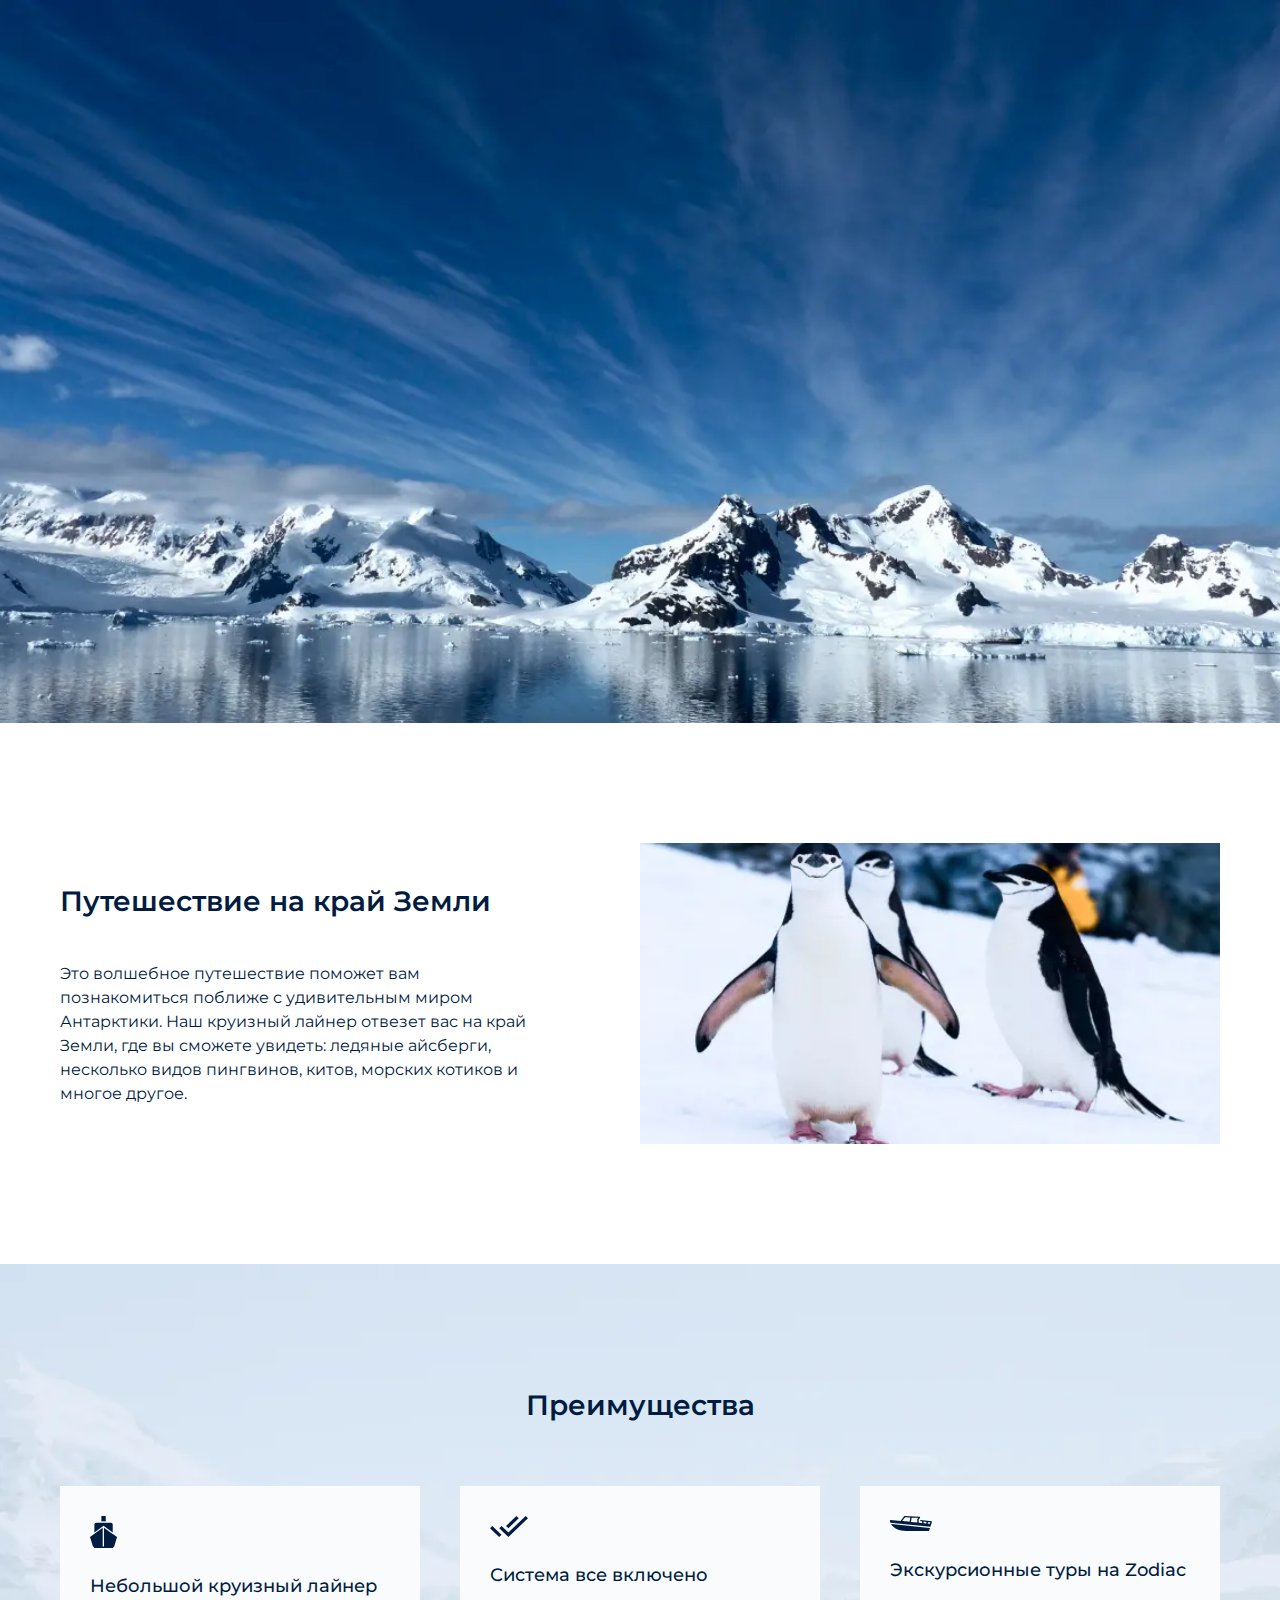
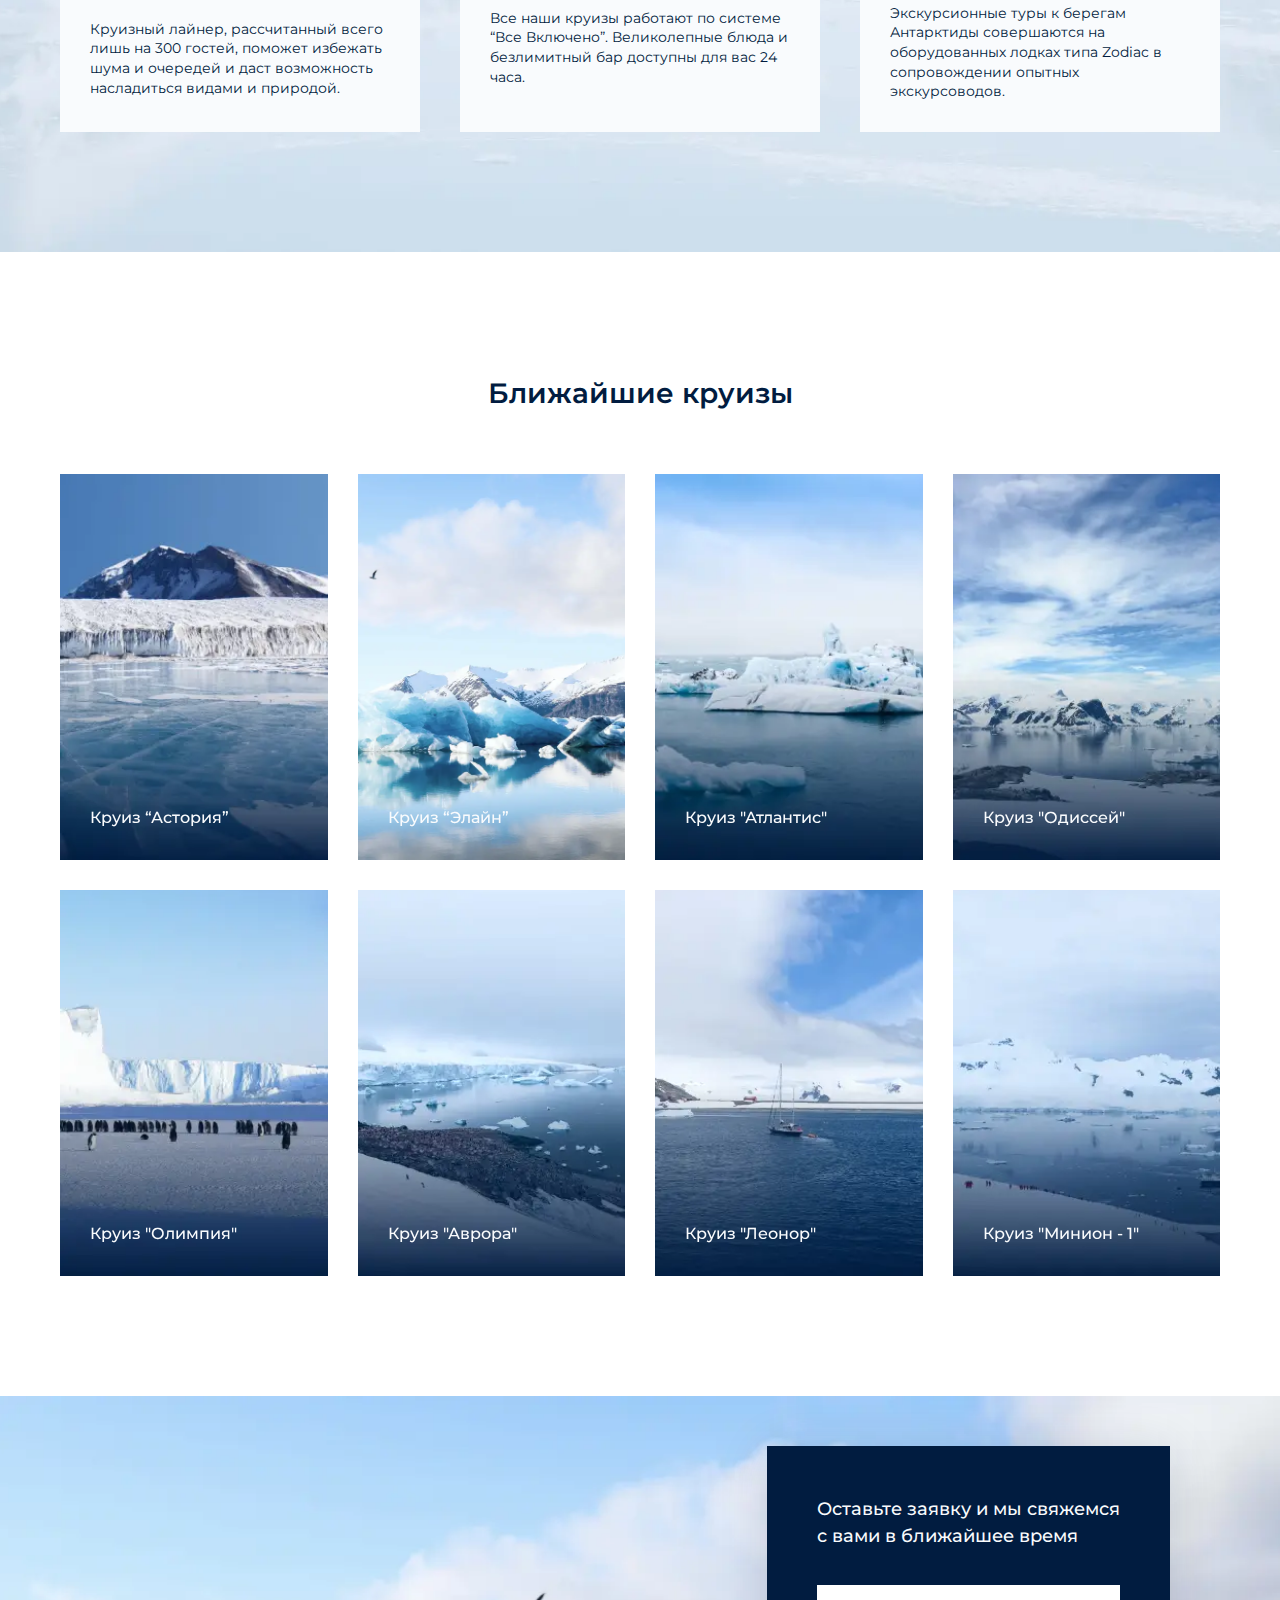
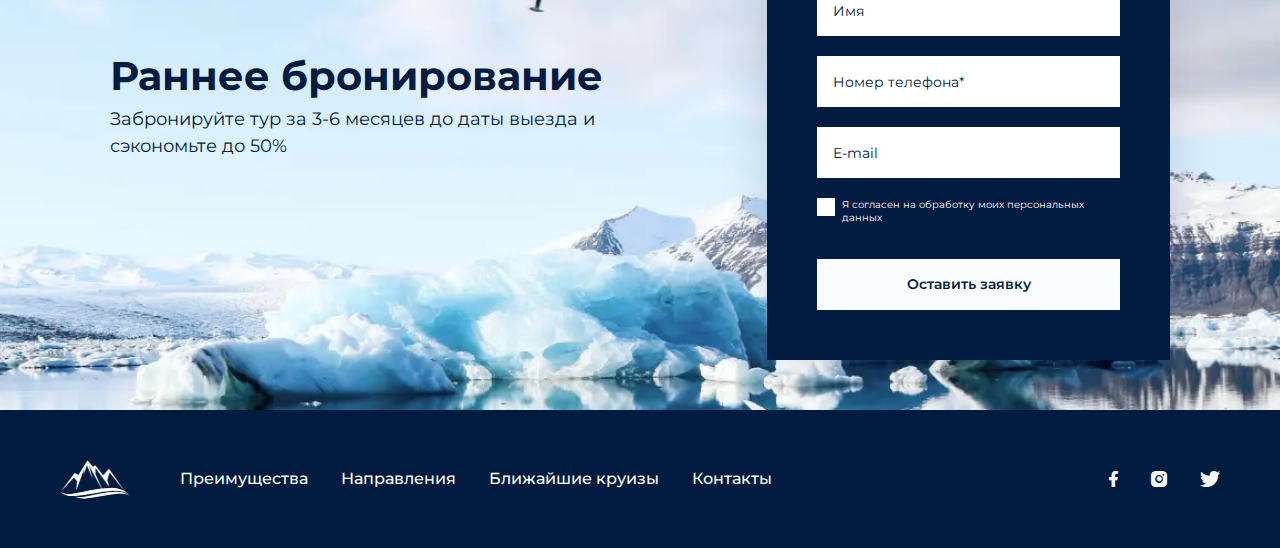
<file: index.html>
<!-- <!DOCTYPE html>
<html>
	<head>
		<meta charset="UTF-8">
		<meta name="viewport" content="width=device-width, initial-scale=1.0">
		<title>Верстка «arctic»</title>
	</head>
	<body>
		<div class="rootpage">
			<h1>Верстка «arctic»</h1>
			<div class="rootpage__info">
				Особенности проекта
			</div>
			<h2>Готовые страницы:</h2>
			<ol class="rootpage__list">
				<li><a target="_blank" href="home.html">Главная</a></li>
			</ol>
			<h2>Попапы:</h2>
			<ol class="rootpage__list">
				<li><a target="_blank" href="home.html#"></a></li>
			</ol>
			<div class="rootpage__tnx">
				<h2>Спасибо за заказ!</h2>
				<p>Буду рад (а) хорошему отзыву.</p>
				<p>Обращайтесь еще!</p>
			</div>
			<div class="rootpage__contacts">
				<h2>Мои контакты:</h2>
				<p>Почта: <a href="mailto:email@gmail.com">email@gmail.com</a></p>
				<p>Телефон: <a href="tel:8800800800">8 800 800 800</a></p>
				<p>Соц. сеть: <a href="">ссылка на соц. сеть</a></p>
			</div>
		</div>
	</body>
	<style>
		@charset "UTF-8";
		@import url("https://fonts.googleapis.com/css?family=Montserrat:regular,700&display=swap");
		* ,*::before, *::after {
			padding: 0px;
			margin: 0px;
			border: 0px;
			box-sizing: border-box;
		}
		html, body {
			height: 100%;
			margin: 0;
			padding: 0;
			min-width: 320px;
			width: 100%;
			color: #fff;
			background-color: #5e5373;
		}
		body {
			font-family: Montserrat;
			font-size: 100%;
			line-height: 1;
			font-size: 1rem;
		}
		a {
			text-decoration: underline;
			color: #ebe691
		}
		a:visited {
			text-decoration: underline;
			color: #aaa768;
		}
			a:hover {
			text-decoration: none;
		}
		ul li {
			list-style: none;
		}
		img {
			vertical-align: top;
		}
		.wrapper {
			width: 100%;
			min-height: 100%;
			overflow: hidden;
		}
		.rootpage{
			padding: 30px;
			display: flex;
			flex-direction: column;
			align-items: flex-start;
		}
		@media (max-width: 767px) {
			.rootpage{
				padding:30px 15px;
			}
		}
		h1 {
			color: #ebe691;
			font-size: 2.5rem;
			margin: 0px 0px 1.25rem 0px;
		}
		@media (max-width: 767px) {
			h1 {
				font-size: 1.85rem;
				margin: 0px 0px 1.25rem 0px;
			}
		}
		h2 {
			color: #ebe691;
			font-size: 1.25rem;
			margin: 0px 0px 1rem 0px;
		}
		@media (max-width: 767px) {
			 h2 {
				font-size: 1.125rem;
				margin: 0px 0px 1rem 0px;
			}
		}
		.rootpage__info{
			line-height: 140%;
			margin: 0px 0px 1.5rem 0px;
		}

		.rootpage__list{
			margin: 0px 0px 2.25rem 1.25rem;
		}
		.rootpage__list li:not(:last-child){
			margin: 0px 0px 15px 0px;
		}
		.rootpage__contacts,
		.rootpage__tnx{
			border-radius: 200px;
			padding: 20px 65px;
			line-height: 140%;
		}
		@media (max-width: 767px){
		.rootpage__contacts,
		.rootpage__tnx{
			border-radius:40px;
			padding: 20px;
		}
		}
		.rootpage__contacts{
			background: #32b5a4;

		}
		.rootpage__contacts a{
			color: #ebe691;
		}
		.rootpage__tnx{
			background: #c22d63;
			margin: 0px 0px 1rem 0px;
		}
	</style>
</html> -->

<!DOCTYPE html>
<html lang="ru">
<meta charset="UTF-8">
<meta name="viewport" content="width=device-width, initial-scale=1.0">

<head>
	<title>Arctic</title>
	<meta charset="UTF-8">
	<meta name="format-detection" content="telephone=no">
	<!-- <style>body{opacity: 0;}</style> -->
	<link rel="stylesheet" href="css/style.min.css?_v=20220223190346">
	<link rel="shortcut icon" href="favicon.ico">
	<!-- <meta name="robots" content="noindex, nofollow"> -->
	<meta name="viewport" content="width=device-width, initial-scale=1.0">
</head>

<body>
	<div class="wrapper">
		<header class="header">
			<div class="header__container">
				<div class="header__block">
					<div class="header__logo _icon-logo">
					</div>
					<div class="header__menu menu">
						<button type="button" class="menu__icon icon-menu"><span></span></button>
						<nav class="menu__body">
							<ul class="menu__list">
								<li data-goto="#benefits" class="menu__item"><a href="" class="menu__link">Преимущества </a></li>
							</ul>
							<ul class="menu__list">
								<li data-goto="#journey" class="menu__item"><a href="" class="menu__link">Направления</a></li>
							</ul>
							<ul class="menu__list">
								<li data-goto="#card" class="menu__item"><a href="" class="menu__link">Ближайшие круизы</a></li>
							</ul>
							<ul class="menu__list">
								<li data-goto="#reservation" class="menu__item"><a href="" class="menu__link">Контакты</a></li>
							</ul>
						</nav>
					</div>
				</div>
			</div>
		</header>
		<main class="page">
			<section class="page__main main">
				<div class="main__container">
					<div class="main__block">
						<h1 class="main__title">Круизы в Антарктику </h1>
						<h2 class="main__subtitle">Волшебный мир айсбергов и пингвинов</h2>
					</div>
				</div>
			</section>
			<section id="journey" class="journey">
				<div class="journey__container">
					<div data-prlx-mouse-wrapper class="journey__block">
						<div class="journey__body">
							<h3 class="journey__title title">Путешествие на край Земли</h3>
							<div class="journey__text">Это волшебное путешествие поможет вам познакомиться поближе с удивительным миром Антарктики. Наш круизный лайнер отвезет вас на край Земли, где вы сможете увидеть: ледяные айсберги, несколько видов пингвинов, китов, морских котиков и многое другое.</div>
						</div>
						<div class="journey__image-ibg"><picture><source srcset="img/block1.webp"type="image/webp"><img data-prlx-mouse src="img/block1.jpg" alt=""></picture></div>
					</div>
				</div>
			</section>
			<section id="benefits" class="benefits">
				<div class="benefits__container">
					<div class="benefits__body">
						<div class="benefits__title title">Преимущества</div>
						<div class="benefits__items">
							<article class="benefits__item item-benefits">
								<div class="item-benefits__icon"><img src="img/benefits/benefits-icon1.svg" alt=""></div>
								<div class="item-benefits__title">Небольшой круизный лайнер</div>
								<div class="item-benefits__text">Круизный лайнер, рассчитанный всего лишь на 300 гостей, поможет избежать шума и очередей и даст возможность насладиться видами и природой.</div>
							</article>
							<article class="benefits__item item-benefits">
								<div class="item-benefits__icon"><img src="img/benefits/benefits-icon2.svg" alt=""></div>
								<div class="item-benefits__title">Система все включено</div>
								<div class="item-benefits__text">Все наши круизы работают
									по системе “Все Включено”. Великолепные блюда и безлимитный бар доступны для вас 24 часа.</div>
							</article>
							<article class="benefits__item item-benefits">
								<div class="item-benefits__icon"><img src="img/benefits/benefits-icon3.svg" alt=""></div>
								<div class="item-benefits__title">Экскурсионные туры на Zodiac</div>
								<div class="item-benefits__text">Экскурсионные туры к берегам Антарктиды совершаются на оборудованных лодках типа Zodiac в сопровождении опытных экскурсоводов.</div>
							</article>
						</div>
					</div>
				</div>
			</section>
			<section id="card" class="card">
				<div class="card__container">
					<div class="card__block">
						<div class="card__title title">Ближайшие круизы</div>
						<div class="card__items">
							<div class="card__item item-card">
								<div class="item-card__bg item-card__bg_one">
									<div class="item-card__bg-text">Круиз “Астория”</div>
								</div>
								<div class="item-card__info">
									<div class="info-item">
										<div class="info-item__block">
											<div class="info-item__title">Круиз “Астория”</div>
											<div class="info-item__body">
												<div class="info-item__text">Маршрут</div>
												<div class="info-item__p">Аргентина - Фолклендские острова - Антарктида</div>
											</div>
											<div class="info-item__body">
												<div class="info-item__text">Порт отправления</div>
												<div class="info-item__p">Ушуайя</div>
											</div>
											<div class="info-item__body">
												<div class="info-item__text">Продолжительность</div>
												<div class="info-item__p">11 дней</div>
											</div>
											<div class="info-item__body">
												<div class="info-item__text">Цена</div>
												<div class="info-item__p">от 11500 $</div>
											</div>
										</div>
										<a data-popup="#popup" class="info-item__btn" href="#">Забронировать</a>
									</div>
								</div>
							</div>
							<div class="card__item item-card">
								<div class="item-card__bg item-card__bg_b">
									<div class="item-card__bg-text">Круиз “Элайн”</div>
								</div>
								<div class="item-card__info">
									<div class="info-item">
										<div class="info-item__block">
											<div class="info-item__title">Круиз “Элайн”</div>
											<div class="info-item__body">
												<div class="info-item__text">Маршрут</div>
												<div class="info-item__p">Аргентина - Фолклендские острова - Антарктида - Чили</div>
											</div>
											<div class="info-item__body">
												<div class="info-item__text">Порт отправления</div>
												<div class="info-item__p">Буэнос-Айрес</div>
											</div>
											<div class="info-item__body">
												<div class="info-item__text">Продолжительность</div>
												<div class="info-item__p">20 дней</div>
											</div>
											<div class="info-item__body">
												<div class="info-item__text">Цена</div>
												<div class="info-item__p">от 14500 $</div>
											</div>
										</div>
										<a data-popup="#popup" class="info-item__btn" href="#">Забронировать</a>
									</div>
								</div>
							</div>
							<div class="card__item item-card">
								<div class="item-card__bg item-card__bg_c">
									<div class="item-card__bg-text">Круиз "Атлантис"</div>
								</div>
								<div class="item-card__info">
									<div class="info-item">
										<div class="info-item__block">
											<div class="info-item__title">Круиз "Атлантис"</div>
											<div class="info-item__body">
												<div class="info-item__text">Маршрут</div>
												<div class="info-item__p">Аргентина - Южная Георгия и Южные Сандвичевы Острова - Антарктида</div>
											</div>
											<div class="info-item__body">
												<div class="info-item__text">Порт отправления</div>
												<div class="info-item__p">Ушуайя</div>
											</div>
											<div class="info-item__body">
												<div class="info-item__text">Продолжительность</div>
												<div class="info-item__p">15 дней</div>
											</div>
											<div class="info-item__body">
												<div class="info-item__text">Цена</div>
												<div class="info-item__p">14500 $</div>
											</div>
										</div>
										<a data-popup="#popup" class="info-item__btn" href="#">Забронировать</a>
									</div>
								</div>
							</div>
							<div class="card__item item-card">
								<div class="item-card__bg item-card__bg_d">
									<div class="item-card__bg-text">Круиз "Одиссей"</div>
								</div>
								<div class="item-card__info">
									<div class="info-item">
										<div class="info-item__block">
											<div class="info-item__title">Круиз "Одиссей"</div>
											<div class="info-item__body">
												<div class="info-item__text">Маршрут</div>
												<div class="info-item__p">Чили - Антарктида</div>
											</div>
											<div class="info-item__body">
												<div class="info-item__text">Порт отправления</div>
												<div class="info-item__p">Пунта-Аренас</div>
											</div>
											<div class="info-item__body">
												<div class="info-item__text">Продолжительность</div>
												<div class="info-item__p">13 дней</div>
											</div>
											<div class="info-item__body">
												<div class="info-item__text">Цена</div>
												<div class="info-item__p">от 9700 $</div>
											</div>
										</div>
										<a data-popup="#popup" class="info-item__btn" href="#">Забронировать</a>
									</div>
								</div>
							</div>
							<div class="card__item item-card">
								<div class="item-card__bg item-card__bg_f">
									<div class="item-card__bg-text">Круиз "Олимпия"</div>
								</div>
								<div class="item-card__info">
									<div class="info-item">
										<div class="info-item__block">
											<div class="info-item__title">Круиз "Олимпия"</div>
											<div class="info-item__body">
												<div class="info-item__text">Маршрут</div>
												<div class="info-item__p">Аргентина - Фолклендские острова - Южная Георгия - Антарктида</div>
											</div>
											<div class="info-item__body">
												<div class="info-item__text">Порт отправления</div>
												<div class="info-item__p">Ушуайяс</div>
											</div>
											<div class="info-item__body">
												<div class="info-item__text">Продолжительность</div>
												<div class="info-item__p">21 день</div>
											</div>
											<div class="info-item__body">
												<div class="info-item__text">Цена</div>
												<div class="info-item__p">от 18600 $</div>
											</div>
										</div>
										<a data-popup="#popup" class="info-item__btn" href="#">Забронировать</a>
									</div>
								</div>
							</div>
							<div class="card__item item-card">
								<div class="item-card__bg item-card__bg_g">
									<div class="item-card__bg-text">Круиз "Аврора"</div>
								</div>
								<div class="item-card__info">
									<div class="info-item">
										<div class="info-item__block">
											<div class="info-item__title">Круиз "Аврора"</div>
											<div class="info-item__body">
												<div class="info-item__text">Маршрут</div>
												<div class="info-item__p">Аргентина - Антарктида - Чили</div>
											</div>
											<div class="info-item__body">
												<div class="info-item__text">Порт отправления</div>
												<div class="info-item__p">Ушуайя</div>
											</div>
											<div class="info-item__body">
												<div class="info-item__text">Продолжительность</div>
												<div class="info-item__p">14 дней</div>
											</div>
											<div class="info-item__body">
												<div class="info-item__text">Цена</div>
												<div class="info-item__p">от 11700 $</div>
											</div>
										</div>
										<a data-popup="#popup" class="info-item__btn" href="#">Забронировать</a>
									</div>
								</div>
							</div>
							<div class="card__item item-card">
								<div class="item-card__bg item-card__bg_h">
									<div class="item-card__bg-text">Круиз "Леонор"</div>
								</div>
								<div class="item-card__info">
									<div class="info-item">
										<div class="info-item__block">
											<div class="info-item__title">Круиз "Леонор"</div>
											<div class="info-item__body">
												<div class="info-item__text">Маршрут</div>
												<div class="info-item__p">Чили - Южная Георгия - Антарктида - Аргентина</div>
											</div>
											<div class="info-item__body">
												<div class="info-item__text">Порт отправления</div>
												<div class="info-item__p">Пунта-Аренас</div>
											</div>
											<div class="info-item__body">
												<div class="info-item__text">Продолжительность</div>
												<div class="info-item__p">17 дней</div>
											</div>
											<div class="info-item__body">
												<div class="info-item__text">Цена</div>
												<div class="info-item__p">от 12500 $</div>
											</div>
										</div>
										<a data-popup="#popup" class="info-item__btn" href="#">Забронировать</a>
									</div>
								</div>
							</div>
							<div class="card__item item-card">
								<div class="item-card__bg item-card__bg_j">
									<div class="item-card__bg-text">Круиз "Минион - 1"</div>
								</div>
								<div class="item-card__info">
									<div class="info-item">
										<div class="info-item__block">
											<div class="info-item__title">Круиз "Минион - 1"</div>
											<div class="info-item__body">
												<div class="info-item__text">Маршрут</div>
												<div class="info-item__p">Аргентина - Антарктида</div>
											</div>
											<div class="info-item__body">
												<div class="info-item__text">Порт отправления</div>
												<div class="info-item__p">Ушуайя</div>
											</div>
											<div class="info-item__body">
												<div class="info-item__text">Продолжительность</div>
												<div class="info-item__p">11 дней</div>
											</div>
											<div class="info-item__body">
												<div class="info-item__text">Цена</div>
												<div class="info-item__p">от 12300 $</div>
											</div>
										</div>
										<a data-popup="#popup" class="info-item__btn" href="#">Забронировать</a>
									</div>
								</div>
							</div>
						</div>
					</div>
				</div>
			</section>
			<section id="reservation" class="reservation">
				<div class="reservation__container">
					<div class="reservation__block">
						<div class="reservation__body">
							<h2 class="reservation__title">Раннее бронирование</h2>
							<div class="reservation__text">Забронируйте тур за 3-6 месяцев до даты выезда и сэкономьте до 50%</div>
						</div>
						<form class="reservation__form form" action="#">
							<div class="form__title">Оставьте заявку и мы свяжемся с вами в ближайшее время</div>
							<div class="form__body">
								<div class="form__item">
									<input required autocomplete="off" type="text" name="form[]" data-error="Ошибка" placeholder="Имя" class="form__input">
								</div>
								<div class="form__item">
									<input required autocomplete="off" type="tel" name="form[]" data-error="Ошибка" placeholder="Номер телефона*" class="form__input">
								</div>
								<div class="form__item">
									<input required autocomplete="off" type="email" name="form[]" data-error="Ошибка" placeholder="E-mail" class="form__input">
								</div>
								<div class="form__checkbox checkbox">
									<input id="c_1" data-error="Ошибка" class="checkbox__input" type="checkbox" value="1" name="form[]">
									<label for="c_1" class="checkbox__label _icon-check"><span class="checkbox__text ">Я согласен на обработку моих персональных данных</span></label>
								</div>
							</div>
							<button class="form__btn">Оставить заявку</button>
						</form>
					</div>
				</div>
			</section>
		</main>
		<footer class="footer">
			<div class="footer__container">
				<div class="footer__block">
					<div class="footer__logo _icon-logo"></div>
					<div class="footer__list list-footer">
						<nav class="list-footer__body">
							<ul class="list-footer__list">
								<li data-goto="#benefits" class="list-footer__item"><a href="" class="list-footer__link">Преимущества </a></li>
								<li data-goto="#journey" class="list-footer__item"><a href="" class="list-footer__link">Направления</a></li>
								<li data-goto="#card" class="list-footer__item"><a href="" class="list-footer__link">Ближайшие круизы</a></li>
								<li data-goto="#reservation" class="list-footer__item"><a href="" class="list-footer__link">Контакты</a></li>
							</ul>
						</nav>
					</div>
					<div class="footer__icon">
						<div class="footer__facebook _icon-facebook"></div>
						<div class="footer__instagram _icon-instagram"></div>
						<div class="footer__twitter _icon-twitter"></div>
					</div>
				</div>
			</div>
		</footer>
	</div>

	<div id="popup" aria-hidden="true" class="popup">
		<div class="popup__wrapper">
			<div class="popup__content">
				<button data-close type="button" class="popup__close">Закрыть</button>
				<div class="popup__text">
					<form class="reservation__form form" action="#">
						<div class="form__title">Оставьте заявку и мы свяжемся с вами в ближайшее время</div>
						<div class="form__body">
							<div class="form__item">
								<input required autocomplete="off" type="text" name="form[]" data-error="Ошибка" placeholder="Имя" class="form__input">
							</div>
							<div class="form__item">
								<input required autocomplete="off" type="tel" name="form[]" data-error="Ошибка" placeholder="Номер телефона*" class="form__input">
							</div>
							<div class="form__item">
								<input required autocomplete="off" type="email" name="form[]" data-error="Ошибка" placeholder="E-mail" class="form__input">
							</div>
							<div class="form__checkbox checkbox">
								<input id="c_1" data-error="Ошибка" class="checkbox__input" type="checkbox" value="1" name="form[]">
								<label for="c_1" class="checkbox__label _icon-check"><span class="checkbox__text ">Я согласен на обработку моих персональных данных</span></label>
							</div>
						</div>
						<button class="form__btn">Оставить заявку</button>
					</form>
				</div>
			</div>
		</div>
	</div>


	<script src="js/app.min.js?_v=20220223190346"></script>
</body>

</html>
</file>
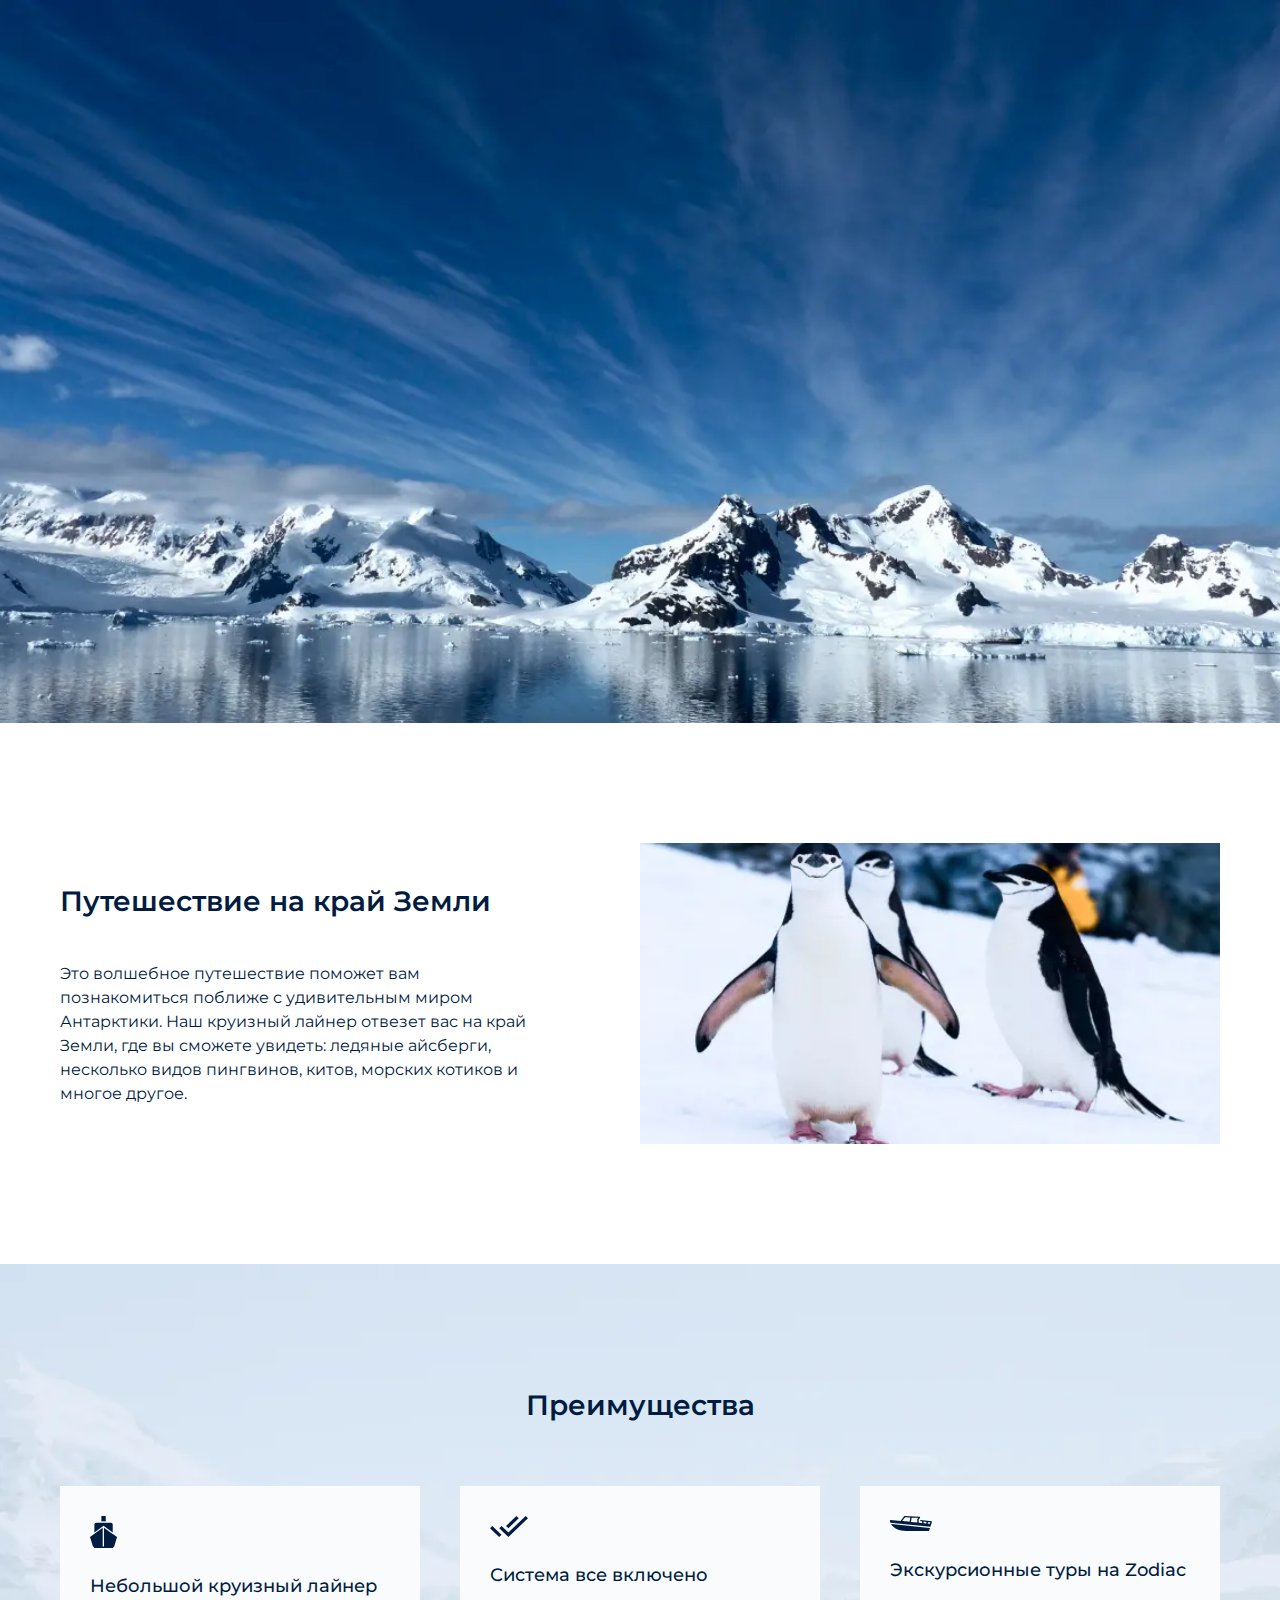
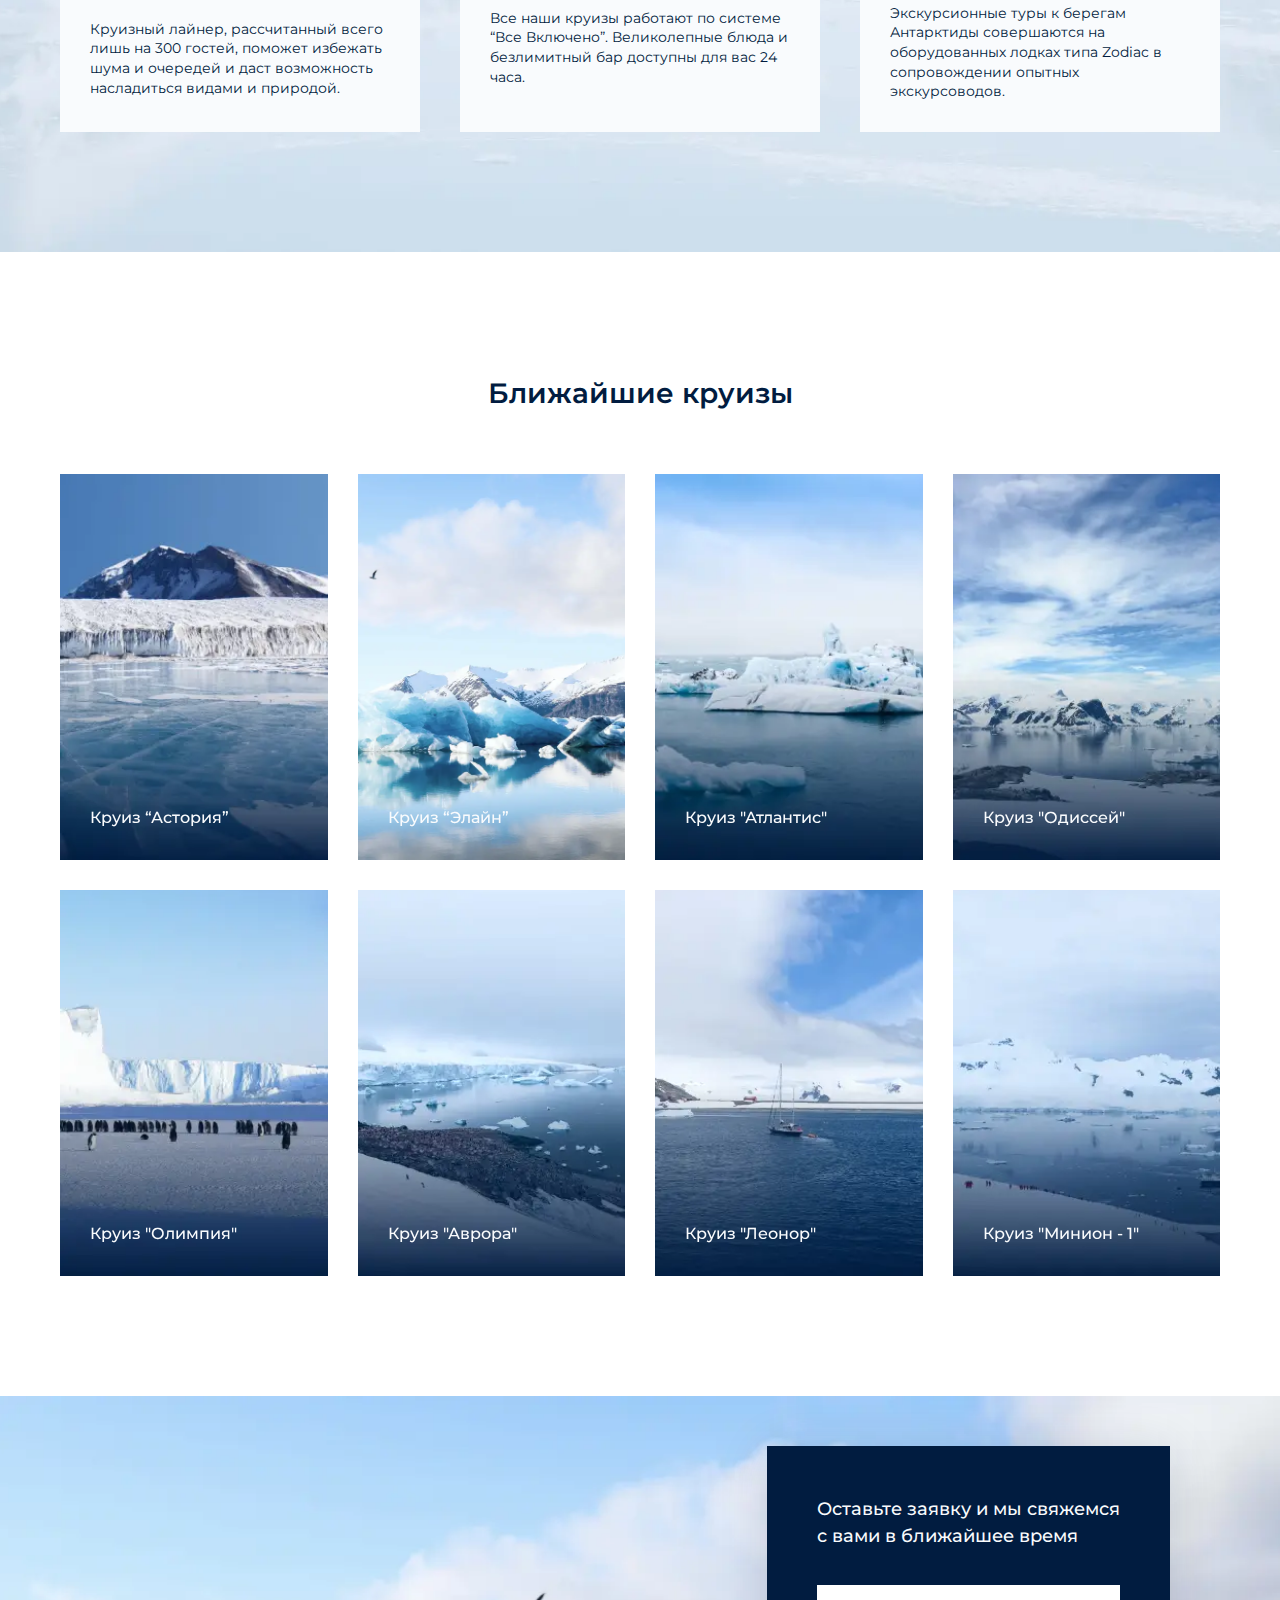
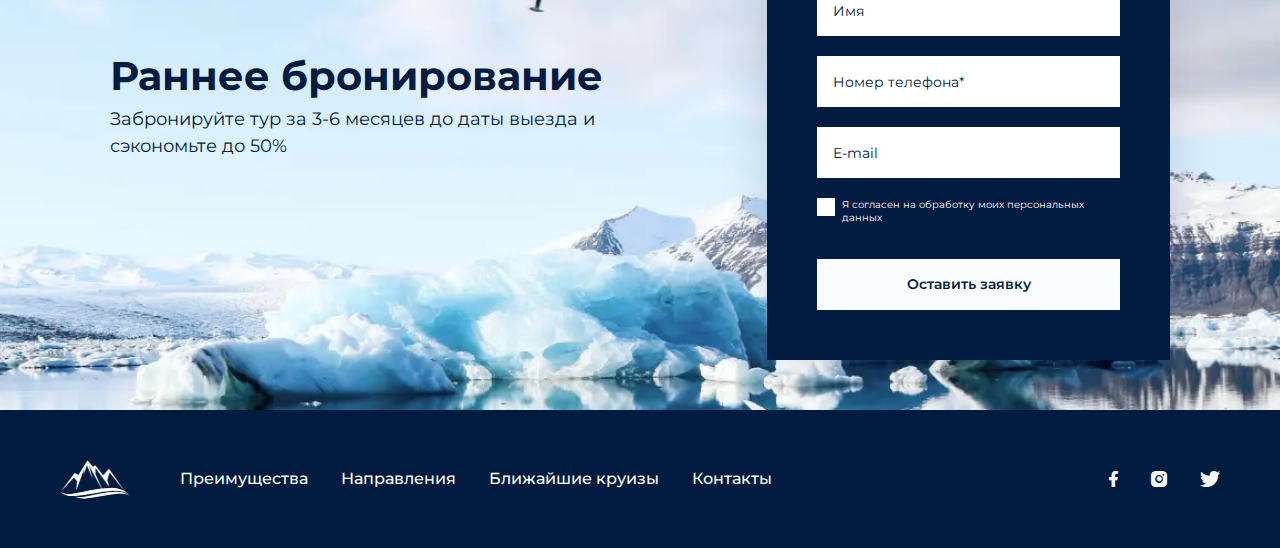
<file: home.html>
<!DOCTYPE html>
<html lang="ru">
<meta charset="UTF-8">
<meta name="viewport" content="width=device-width, initial-scale=1.0">

<head>
	<title>Arctic</title>
	<meta charset="UTF-8">
	<meta name="format-detection" content="telephone=no">
	<!-- <style>body{opacity: 0;}</style> -->
	<link rel="stylesheet" href="css/style.min.css?_v=20220223190346">
	<link rel="shortcut icon" href="favicon.ico">
	<!-- <meta name="robots" content="noindex, nofollow"> -->
	<meta name="viewport" content="width=device-width, initial-scale=1.0">
</head>

<body>
	<div class="wrapper">
		<header class="header">
			<div class="header__container">
				<div class="header__block">
					<div class="header__logo _icon-logo">
					</div>
					<div class="header__menu menu">
						<button type="button" class="menu__icon icon-menu"><span></span></button>
						<nav class="menu__body">
							<ul class="menu__list">
								<li data-goto="#benefits" class="menu__item"><a href="" class="menu__link">Преимущества </a></li>
							</ul>
							<ul class="menu__list">
								<li data-goto="#journey" class="menu__item"><a href="" class="menu__link">Направления</a></li>
							</ul>
							<ul class="menu__list">
								<li data-goto="#card" class="menu__item"><a href="" class="menu__link">Ближайшие круизы</a></li>
							</ul>
							<ul class="menu__list">
								<li data-goto="#reservation" class="menu__item"><a href="" class="menu__link">Контакты</a></li>
							</ul>
						</nav>
					</div>
				</div>
			</div>
		</header>
		<main class="page">
			<section class="page__main main">
				<div class="main__container">
					<div class="main__block">
						<h1 class="main__title">Круизы в Антарктику </h1>
						<h2 class="main__subtitle">Волшебный мир айсбергов и пингвинов</h2>
					</div>
				</div>
			</section>
			<section id="journey" class="journey">
				<div class="journey__container">
					<div data-prlx-mouse-wrapper class="journey__block">
						<div class="journey__body">
							<h3 class="journey__title title">Путешествие на край Земли</h3>
							<div class="journey__text">Это волшебное путешествие поможет вам познакомиться поближе с удивительным миром Антарктики. Наш круизный лайнер отвезет вас на край Земли, где вы сможете увидеть: ледяные айсберги, несколько видов пингвинов, китов, морских котиков и многое другое.</div>
						</div>
						<div class="journey__image-ibg"><picture><source srcset="img/block1.webp"type="image/webp"><img data-prlx-mouse src="img/block1.jpg" alt=""></picture></div>
					</div>
				</div>
			</section>
			<section id="benefits" class="benefits">
				<div class="benefits__container">
					<div class="benefits__body">
						<div class="benefits__title title">Преимущества</div>
						<div class="benefits__items">
							<article class="benefits__item item-benefits">
								<div class="item-benefits__icon"><img src="img/benefits/benefits-icon1.svg" alt=""></div>
								<div class="item-benefits__title">Небольшой круизный лайнер</div>
								<div class="item-benefits__text">Круизный лайнер, рассчитанный всего лишь на 300 гостей, поможет избежать шума и очередей и даст возможность насладиться видами и природой.</div>
							</article>
							<article class="benefits__item item-benefits">
								<div class="item-benefits__icon"><img src="img/benefits/benefits-icon2.svg" alt=""></div>
								<div class="item-benefits__title">Система все включено</div>
								<div class="item-benefits__text">Все наши круизы работают
									по системе “Все Включено”. Великолепные блюда и безлимитный бар доступны для вас 24 часа.</div>
							</article>
							<article class="benefits__item item-benefits">
								<div class="item-benefits__icon"><img src="img/benefits/benefits-icon3.svg" alt=""></div>
								<div class="item-benefits__title">Экскурсионные туры на Zodiac</div>
								<div class="item-benefits__text">Экскурсионные туры к берегам Антарктиды совершаются на оборудованных лодках типа Zodiac в сопровождении опытных экскурсоводов.</div>
							</article>
						</div>
					</div>
				</div>
			</section>
			<section id="card" class="card">
				<div class="card__container">
					<div class="card__block">
						<div class="card__title title">Ближайшие круизы</div>
						<div class="card__items">
							<div class="card__item item-card">
								<div class="item-card__bg item-card__bg_one">
									<div class="item-card__bg-text">Круиз “Астория”</div>
								</div>
								<div class="item-card__info">
									<div class="info-item">
										<div class="info-item__block">
											<div class="info-item__title">Круиз “Астория”</div>
											<div class="info-item__body">
												<div class="info-item__text">Маршрут</div>
												<div class="info-item__p">Аргентина - Фолклендские острова - Антарктида</div>
											</div>
											<div class="info-item__body">
												<div class="info-item__text">Порт отправления</div>
												<div class="info-item__p">Ушуайя</div>
											</div>
											<div class="info-item__body">
												<div class="info-item__text">Продолжительность</div>
												<div class="info-item__p">11 дней</div>
											</div>
											<div class="info-item__body">
												<div class="info-item__text">Цена</div>
												<div class="info-item__p">от 11500 $</div>
											</div>
										</div>
										<a data-popup="#popup" class="info-item__btn" href="#">Забронировать</a>
									</div>
								</div>
							</div>
							<div class="card__item item-card">
								<div class="item-card__bg item-card__bg_b">
									<div class="item-card__bg-text">Круиз “Элайн”</div>
								</div>
								<div class="item-card__info">
									<div class="info-item">
										<div class="info-item__block">
											<div class="info-item__title">Круиз “Элайн”</div>
											<div class="info-item__body">
												<div class="info-item__text">Маршрут</div>
												<div class="info-item__p">Аргентина - Фолклендские острова - Антарктида - Чили</div>
											</div>
											<div class="info-item__body">
												<div class="info-item__text">Порт отправления</div>
												<div class="info-item__p">Буэнос-Айрес</div>
											</div>
											<div class="info-item__body">
												<div class="info-item__text">Продолжительность</div>
												<div class="info-item__p">20 дней</div>
											</div>
											<div class="info-item__body">
												<div class="info-item__text">Цена</div>
												<div class="info-item__p">от 14500 $</div>
											</div>
										</div>
										<a data-popup="#popup" class="info-item__btn" href="#">Забронировать</a>
									</div>
								</div>
							</div>
							<div class="card__item item-card">
								<div class="item-card__bg item-card__bg_c">
									<div class="item-card__bg-text">Круиз "Атлантис"</div>
								</div>
								<div class="item-card__info">
									<div class="info-item">
										<div class="info-item__block">
											<div class="info-item__title">Круиз "Атлантис"</div>
											<div class="info-item__body">
												<div class="info-item__text">Маршрут</div>
												<div class="info-item__p">Аргентина - Южная Георгия и Южные Сандвичевы Острова - Антарктида</div>
											</div>
											<div class="info-item__body">
												<div class="info-item__text">Порт отправления</div>
												<div class="info-item__p">Ушуайя</div>
											</div>
											<div class="info-item__body">
												<div class="info-item__text">Продолжительность</div>
												<div class="info-item__p">15 дней</div>
											</div>
											<div class="info-item__body">
												<div class="info-item__text">Цена</div>
												<div class="info-item__p">14500 $</div>
											</div>
										</div>
										<a data-popup="#popup" class="info-item__btn" href="#">Забронировать</a>
									</div>
								</div>
							</div>
							<div class="card__item item-card">
								<div class="item-card__bg item-card__bg_d">
									<div class="item-card__bg-text">Круиз "Одиссей"</div>
								</div>
								<div class="item-card__info">
									<div class="info-item">
										<div class="info-item__block">
											<div class="info-item__title">Круиз "Одиссей"</div>
											<div class="info-item__body">
												<div class="info-item__text">Маршрут</div>
												<div class="info-item__p">Чили - Антарктида</div>
											</div>
											<div class="info-item__body">
												<div class="info-item__text">Порт отправления</div>
												<div class="info-item__p">Пунта-Аренас</div>
											</div>
											<div class="info-item__body">
												<div class="info-item__text">Продолжительность</div>
												<div class="info-item__p">13 дней</div>
											</div>
											<div class="info-item__body">
												<div class="info-item__text">Цена</div>
												<div class="info-item__p">от 9700 $</div>
											</div>
										</div>
										<a data-popup="#popup" class="info-item__btn" href="#">Забронировать</a>
									</div>
								</div>
							</div>
							<div class="card__item item-card">
								<div class="item-card__bg item-card__bg_f">
									<div class="item-card__bg-text">Круиз "Олимпия"</div>
								</div>
								<div class="item-card__info">
									<div class="info-item">
										<div class="info-item__block">
											<div class="info-item__title">Круиз "Олимпия"</div>
											<div class="info-item__body">
												<div class="info-item__text">Маршрут</div>
												<div class="info-item__p">Аргентина - Фолклендские острова - Южная Георгия - Антарктида</div>
											</div>
											<div class="info-item__body">
												<div class="info-item__text">Порт отправления</div>
												<div class="info-item__p">Ушуайяс</div>
											</div>
											<div class="info-item__body">
												<div class="info-item__text">Продолжительность</div>
												<div class="info-item__p">21 день</div>
											</div>
											<div class="info-item__body">
												<div class="info-item__text">Цена</div>
												<div class="info-item__p">от 18600 $</div>
											</div>
										</div>
										<a data-popup="#popup" class="info-item__btn" href="#">Забронировать</a>
									</div>
								</div>
							</div>
							<div class="card__item item-card">
								<div class="item-card__bg item-card__bg_g">
									<div class="item-card__bg-text">Круиз "Аврора"</div>
								</div>
								<div class="item-card__info">
									<div class="info-item">
										<div class="info-item__block">
											<div class="info-item__title">Круиз "Аврора"</div>
											<div class="info-item__body">
												<div class="info-item__text">Маршрут</div>
												<div class="info-item__p">Аргентина - Антарктида - Чили</div>
											</div>
											<div class="info-item__body">
												<div class="info-item__text">Порт отправления</div>
												<div class="info-item__p">Ушуайя</div>
											</div>
											<div class="info-item__body">
												<div class="info-item__text">Продолжительность</div>
												<div class="info-item__p">14 дней</div>
											</div>
											<div class="info-item__body">
												<div class="info-item__text">Цена</div>
												<div class="info-item__p">от 11700 $</div>
											</div>
										</div>
										<a data-popup="#popup" class="info-item__btn" href="#">Забронировать</a>
									</div>
								</div>
							</div>
							<div class="card__item item-card">
								<div class="item-card__bg item-card__bg_h">
									<div class="item-card__bg-text">Круиз "Леонор"</div>
								</div>
								<div class="item-card__info">
									<div class="info-item">
										<div class="info-item__block">
											<div class="info-item__title">Круиз "Леонор"</div>
											<div class="info-item__body">
												<div class="info-item__text">Маршрут</div>
												<div class="info-item__p">Чили - Южная Георгия - Антарктида - Аргентина</div>
											</div>
											<div class="info-item__body">
												<div class="info-item__text">Порт отправления</div>
												<div class="info-item__p">Пунта-Аренас</div>
											</div>
											<div class="info-item__body">
												<div class="info-item__text">Продолжительность</div>
												<div class="info-item__p">17 дней</div>
											</div>
											<div class="info-item__body">
												<div class="info-item__text">Цена</div>
												<div class="info-item__p">от 12500 $</div>
											</div>
										</div>
										<a data-popup="#popup" class="info-item__btn" href="#">Забронировать</a>
									</div>
								</div>
							</div>
							<div class="card__item item-card">
								<div class="item-card__bg item-card__bg_j">
									<div class="item-card__bg-text">Круиз "Минион - 1"</div>
								</div>
								<div class="item-card__info">
									<div class="info-item">
										<div class="info-item__block">
											<div class="info-item__title">Круиз "Минион - 1"</div>
											<div class="info-item__body">
												<div class="info-item__text">Маршрут</div>
												<div class="info-item__p">Аргентина - Антарктида</div>
											</div>
											<div class="info-item__body">
												<div class="info-item__text">Порт отправления</div>
												<div class="info-item__p">Ушуайя</div>
											</div>
											<div class="info-item__body">
												<div class="info-item__text">Продолжительность</div>
												<div class="info-item__p">11 дней</div>
											</div>
											<div class="info-item__body">
												<div class="info-item__text">Цена</div>
												<div class="info-item__p">от 12300 $</div>
											</div>
										</div>
										<a data-popup="#popup" class="info-item__btn" href="#">Забронировать</a>
									</div>
								</div>
							</div>
						</div>
					</div>
				</div>
			</section>
			<section id="reservation" class="reservation">
				<div class="reservation__container">
					<div class="reservation__block">
						<div class="reservation__body">
							<h2 class="reservation__title">Раннее бронирование</h2>
							<div class="reservation__text">Забронируйте тур за 3-6 месяцев до даты выезда и сэкономьте до 50%</div>
						</div>
						<form class="reservation__form form" action="#">
							<div class="form__title">Оставьте заявку и мы свяжемся с вами в ближайшее время</div>
							<div class="form__body">
								<div class="form__item">
									<input required autocomplete="off" type="text" name="form[]" data-error="Ошибка" placeholder="Имя" class="form__input">
								</div>
								<div class="form__item">
									<input required autocomplete="off" type="tel" name="form[]" data-error="Ошибка" placeholder="Номер телефона*" class="form__input">
								</div>
								<div class="form__item">
									<input required autocomplete="off" type="email" name="form[]" data-error="Ошибка" placeholder="E-mail" class="form__input">
								</div>
								<div class="form__checkbox checkbox">
									<input id="c_1" data-error="Ошибка" class="checkbox__input" type="checkbox" value="1" name="form[]">
									<label for="c_1" class="checkbox__label _icon-check"><span class="checkbox__text ">Я согласен на обработку моих персональных данных</span></label>
								</div>
							</div>
							<button class="form__btn">Оставить заявку</button>
						</form>
					</div>
				</div>
			</section>
		</main>
		<footer class="footer">
			<div class="footer__container">
				<div class="footer__block">
					<div class="footer__logo _icon-logo"></div>
					<div class="footer__list list-footer">
						<nav class="list-footer__body">
							<ul class="list-footer__list">
								<li data-goto="#benefits" class="list-footer__item"><a href="" class="list-footer__link">Преимущества </a></li>
								<li data-goto="#journey" class="list-footer__item"><a href="" class="list-footer__link">Направления</a></li>
								<li data-goto="#card" class="list-footer__item"><a href="" class="list-footer__link">Ближайшие круизы</a></li>
								<li data-goto="#reservation" class="list-footer__item"><a href="" class="list-footer__link">Контакты</a></li>
							</ul>
						</nav>
					</div>
					<div class="footer__icon">
						<div class="footer__facebook _icon-facebook"></div>
						<div class="footer__instagram _icon-instagram"></div>
						<div class="footer__twitter _icon-twitter"></div>
					</div>
				</div>
			</div>
		</footer>
	</div>

	<div id="popup" aria-hidden="true" class="popup">
		<div class="popup__wrapper">
			<div class="popup__content">
				<button data-close type="button" class="popup__close">Закрыть</button>
				<div class="popup__text">
					<form class="reservation__form form" action="#">
						<div class="form__title">Оставьте заявку и мы свяжемся с вами в ближайшее время</div>
						<div class="form__body">
							<div class="form__item">
								<input required autocomplete="off" type="text" name="form[]" data-error="Ошибка" placeholder="Имя" class="form__input">
							</div>
							<div class="form__item">
								<input required autocomplete="off" type="tel" name="form[]" data-error="Ошибка" placeholder="Номер телефона*" class="form__input">
							</div>
							<div class="form__item">
								<input required autocomplete="off" type="email" name="form[]" data-error="Ошибка" placeholder="E-mail" class="form__input">
							</div>
							<div class="form__checkbox checkbox">
								<input id="c_1" data-error="Ошибка" class="checkbox__input" type="checkbox" value="1" name="form[]">
								<label for="c_1" class="checkbox__label _icon-check"><span class="checkbox__text ">Я согласен на обработку моих персональных данных</span></label>
							</div>
						</div>
						<button class="form__btn">Оставить заявку</button>
					</form>
				</div>
			</div>
		</div>
	</div>


	<script src="js/app.min.js?_v=20220223190346"></script>
</body>

</html>
</file>
<file: css/style.min.css>
@charset "UTF-8";@import url('https://fonts.googleapis.com/css2?family=Montserrat:wght@400; 500;600;700&display=swap');@font-face{font-family:icons;font-display:swap;src:url(../fonts/icons.woff2) format("woff2"),url(../fonts/icons.woff) format("woff");font-weight:400;font-style:normal}[class*=_icon-]:before{font-family:icons;font-style:normal;font-weight:400;font-variant:normal;text-transform:none;line-height:1;-webkit-font-smoothing:antialiased;-moz-osx-font-smoothing:grayscale}[class*=_icon-]:before{display:block}._icon-twitter:before{content:"\e900"}._icon-check:before{content:"\e901"}._icon-facebook:before{content:"\e902"}._icon-instagram:before{content:"\e903"}._icon-location:before{content:"\e904"}._icon-logo:before{content:"\e905"}._icon-phone:before{content:"\e906"}*{padding:0;margin:0;border:0}*,:after,:before{-webkit-box-sizing:border-box;box-sizing:border-box}body,html{height:100%;min-width:320px}body{color:#011c40;line-height:1;font-family:Montserrat,sans-serif;font-size:1rem;-ms-text-size-adjust:100%;-moz-text-size-adjust:100%;-webkit-text-size-adjust:100%;-webkit-font-smoothing:antialiased;-moz-osx-font-smoothing:grayscale}button,input,textarea{font-family:Montserrat,sans-serif;font-size:inherit}button{cursor:pointer;color:inherit;background-color:inherit}a{color:inherit}a:link,a:visited{text-decoration:none}a:hover{text-decoration:none}ul li{list-style:none}img{vertical-align:top}h1,h2,h3,h4,h5,h6{font-weight:inherit;font-size:inherit}body{font-family:Montserrat,sans-serif}.lock body{overflow:hidden;-ms-touch-action:none;touch-action:none}.wrapper{min-height:100%;display:-webkit-box;display:-ms-flexbox;display:flex;-webkit-box-orient:vertical;-webkit-box-direction:normal;-ms-flex-direction:column;flex-direction:column;overflow:hidden}.wrapper>main{-webkit-box-flex:1;-ms-flex:1 1 auto;flex:1 1 auto}.wrapper>*{min-width:0}[class*=__container]{max-width:72.5rem;-webkit-box-sizing:content-box;box-sizing:content-box;margin:0 auto;padding:0 .9375rem}body::after{content:"";background-color:rgba(0,0,0,.5);position:fixed;width:100%;height:100%;top:0;left:0;opacity:0;-webkit-transition:opacity .8s ease 0s;-o-transition:opacity .8s ease 0s;transition:opacity .8s ease 0s;pointer-events:none;z-index:149}body.popup-show::after{opacity:1}.popup{position:fixed;top:0;left:0;bottom:0;right:0;padding:30px 10px;-webkit-transition:visibility .8s ease 0s;-o-transition:visibility .8s ease 0s;transition:visibility .8s ease 0s;visibility:hidden;pointer-events:none}.popup_show{z-index:150;visibility:visible;overflow:auto;pointer-events:auto}.popup_show .popup__content{visibility:visible;-webkit-transform:scale(1);-ms-transform:scale(1);transform:scale(1)}.popup__wrapper{display:-webkit-box;display:-ms-flexbox;display:flex;-webkit-box-orient:vertical;-webkit-box-direction:normal;-ms-flex-direction:column;flex-direction:column;-webkit-box-align:center;-ms-flex-align:center;align-items:center;min-height:100%;-webkit-box-flex:1;-ms-flex:1 1 auto;flex:1 1 auto;width:100%;display:flex;-webkit-box-pack:center;-ms-flex-pack:center;justify-content:center;align-items:center}.popup__content{visibility:hidden;-webkit-transform:scale(0);-ms-transform:scale(0);transform:scale(0);-webkit-transition:-webkit-transform .3s ease 0s;transition:-webkit-transform .3s ease 0s;-o-transition:transform .3s ease 0s;transition:transform .3s ease 0s;transition:transform .3s ease 0s,-webkit-transform .3s ease 0s;padding:20px;border-radius:20px}.lock .popup__content{visibility:visible}.popup__text{display:-webkit-box;display:-ms-flexbox;display:flex;-webkit-box-align:center;-ms-flex-align:center;align-items:center;-webkit-box-pack:center;-ms-flex-pack:center;justify-content:center}[class*=-ibg]{position:relative}[class*=-ibg] img{position:absolute;width:100%;height:100%;top:0;left:0;-o-object-fit:cover;object-fit:cover}[class*=-ibg_contain] img{-o-object-fit:contain;object-fit:contain}.header{position:absolute;width:100%;z-index:4;-webkit-animation:header 1.5s ease-out 0s forwards;animation:header 1.5s ease-out 0s forwards;opacity:0}.header__block{display:-webkit-box;display:-ms-flexbox;display:flex;-webkit-box-align:center;-ms-flex-align:center;align-items:center;-webkit-box-pack:justify;-ms-flex-pack:justify;justify-content:space-between;position:relative}.header__logo{font-size:2.375rem;color:#f9fbfd;-webkit-transition:color .3s ease 0s;-o-transition:color .3s ease 0s;transition:color .3s ease 0s}.menu-open .header__logo{color:#011c40}.menu__body{display:-webkit-box;display:-ms-flexbox;display:flex;-ms-flex-wrap:wrap;flex-wrap:wrap;-webkit-box-align:center;-ms-flex-align:center;align-items:center;row-gap:.625rem}.menu__link{font-weight:500;line-height:126%;-webkit-transition:color .3s ease 0s;-o-transition:color .3s ease 0s;transition:color .3s ease 0s;color:#f9fbfd}.icon-menu{display:none}@-webkit-keyframes header{0%{top:-100%;opacity:0}100%{top:0;opacity:1}}@keyframes header{0%{top:-100%;opacity:0}100%{top:0;opacity:1}}.footer{background:#011c40}.footer__block{display:-webkit-box;display:-ms-flexbox;display:flex;-webkit-box-align:center;-ms-flex-align:center;align-items:center;color:#f9fbfd}.footer__logo{-webkit-transition:all .3s ease 0s;-o-transition:all .3s ease 0s;transition:all .3s ease 0s;cursor:pointer}.footer__list{-webkit-box-flex:1;-ms-flex:1 1 auto;flex:1 1 auto}.footer__icon{display:-webkit-box;display:-ms-flexbox;display:flex;-webkit-box-align:center;-ms-flex-align:center;align-items:center;font-size:1rem;-webkit-transition:all .3s ease 0s;-o-transition:all .3s ease 0s;transition:all .3s ease 0s;cursor:pointer}.footer__facebook{-webkit-transition:all .3s ease 0s;-o-transition:all .3s ease 0s;transition:all .3s ease 0s}.footer__instagram{-webkit-transition:all .3s ease 0s;-o-transition:all .3s ease 0s;transition:all .3s ease 0s}.footer__twitter{-webkit-transition:all .3s ease 0s;-o-transition:all .3s ease 0s;transition:all .3s ease 0s}.list-footer__list{display:-webkit-box;display:-ms-flexbox;display:flex;-webkit-box-align:center;-ms-flex-align:center;align-items:center;row-gap:1.4375rem;padding:0 .625rem}.list-footer__link{font-weight:500;line-height:125%;-webkit-transition:all .3s ease 0s;-o-transition:all .3s ease 0s;transition:all .3s ease 0s}.no-webp .main{background:url(../img/bg.jpg) center/cover no-repeat}.main{position:relative}.main__block{color:#f9fbfd;display:-ms-grid;display:grid}.main__title{font-weight:700;line-height:122%;-webkit-animation:title 1.6s ease-out .8s forwards;animation:title 1.6s ease-out .8s forwards;opacity:0}.main__subtitle{line-height:120%;-webkit-animation:text-body 2s ease-out .8s forwards;animation:text-body 2s ease-out .8s forwards;opacity:0}@-webkit-keyframes title{0%{-webkit-transform:translate(0,-100%);transform:translate(0,-100%);opacity:0}100%{-webkit-transform:translate(0,0);transform:translate(0,0);opacity:1}}@keyframes title{0%{-webkit-transform:translate(0,-100%);transform:translate(0,-100%);opacity:0}100%{-webkit-transform:translate(0,0);transform:translate(0,0);opacity:1}}.title{font-weight:600;line-height:150%}@-webkit-keyframes text-body{0%{opacity:0;-webkit-transform:translate(0,100%);transform:translate(0,100%)}100%{-webkit-transform:translate(0,0);transform:translate(0,0);opacity:1}}@keyframes text-body{0%{opacity:0;-webkit-transform:translate(0,100%);transform:translate(0,100%)}100%{-webkit-transform:translate(0,0);transform:translate(0,0);opacity:1}}.journey__block{display:-webkit-box;display:-ms-flexbox;display:flex;-webkit-box-align:center;-ms-flex-align:center;align-items:center;row-gap:2.5rem}.journey__body{-webkit-box-flex:0;-ms-flex:0 1 50%;flex:0 1 50%;display:-ms-grid;display:grid}.journey__text{line-height:150%}.journey__image-ibg{-webkit-box-flex:0;-ms-flex:0 0 50%;flex:0 0 50%;overflow:hidden}.journey__image-ibg img{width:110%;height:110%;top:-5%;left:-5%}.no-webp .benefits{background:url(../img/benefits/benefits-bg.jpg) center/cover no-repeat}.benefits__title{text-align:center}.benefits__items{display:-ms-grid;display:grid;-ms-grid-columns:(1fr)[3];grid-template-columns:repeat(3,1fr);row-gap:1.875rem;min-width:12.875rem}.item-benefits{-webkit-box-flex:0;-ms-flex:0 1 33.333%;flex:0 1 33.333%;cursor:pointer;background:#f9fbfd;-webkit-transition:all .3s ease 0s;-o-transition:all .3s ease 0s;transition:all .3s ease 0s}.item-benefits__icon:not(:last-child){margin-bottom:1.5625rem}.item-benefits__title{font-weight:500;font-size:1.125rem;line-height:150%}.item-benefits__title:not(:last-child){margin-bottom:1.25rem}.item-benefits__text{font-size:.875rem;line-height:140%}.card__title{text-align:center}.card__items{display:-ms-grid;display:grid;-ms-grid-columns:(1fr)[4];grid-template-columns:repeat(4,1fr);gap:1.875rem}.item-card{min-width:16.25rem;height:386px;position:relative;-webkit-transform-style:preserve-3d;transform-style:preserve-3d;cursor:pointer}.item-card__bg{position:absolute;top:0;left:0;height:100%;width:100%;display:-webkit-box;display:-ms-flexbox;display:flex;-webkit-box-orient:vertical;-webkit-box-direction:normal;-ms-flex-direction:column;flex-direction:column;-webkit-box-pack:end;-ms-flex-pack:end;justify-content:end;padding:1.875rem;-webkit-transform:rotateY(0);transform:rotateY(0);-webkit-backface-visibility:hidden;backface-visibility:hidden;-webkit-transition:all .8s ease 0s;-o-transition:all .8s ease 0s;transition:all .8s ease 0s}.no-webp .item-card__bg_one{background:url(../img/info/info-item1.jpg) center/cover no-repeat}.no-webp .item-card__bg_b{background:url(../img/info/info-item8.jpg) center/cover no-repeat}.no-webp .item-card__bg_c{background:url(../img/info/info-item2.jpg) center/cover no-repeat}.no-webp .item-card__bg_d{background:url(../img/info/info-item3.jpg) center/cover no-repeat}.no-webp .item-card__bg_f{background:url(../img/info/info-item4.jpg) center/cover no-repeat}.no-webp .item-card__bg_g{background:url(../img/info/info-item5.jpg) center/cover no-repeat}.no-webp .item-card__bg_h{background:url(../img/info/info-item6.jpg) center/cover no-repeat}.no-webp .item-card__bg_j{background:url(../img/info/info-item7.jpg) center/cover no-repeat}.item-card__bg-text{font-weight:500;line-height:150%;color:#f9fbfd}.info-item{position:absolute;top:0;left:0;width:100%;height:100%;background:#011c40;-webkit-box-shadow:0 4px 35px rgba(1,28,64,.15);box-shadow:0 4px 35px rgba(1,28,64,.15);color:#f9fbfd;padding:2.1875rem 1.5625rem;display:-webkit-box;display:-ms-flexbox;display:flex;-webkit-box-orient:vertical;-webkit-box-direction:normal;-ms-flex-direction:column;flex-direction:column;row-gap:.625rem;-webkit-transition:all .8s ease 0s;-o-transition:all .8s ease 0s;transition:all .8s ease 0s;-webkit-backface-visibility:hidden;backface-visibility:hidden;-webkit-transform:rotateY(-180deg);transform:rotateY(-180deg)}.info-item__block{-webkit-box-flex:1;-ms-flex:1 1 auto;flex:1 1 auto}.info-item__title{font-weight:500;line-height:150%;margin-bottom:.3125rem}.info-item__body{display:-webkit-box;display:-ms-flexbox;display:flex;-webkit-box-orient:vertical;-webkit-box-direction:normal;-ms-flex-direction:column;flex-direction:column;row-gap:.3125rem}.info-item__text{font-weight:500;font-size:.875rem;line-height:140%}.info-item__p{font-size:.875rem;color:#d8d8d9;line-height:140%}.info-item__btn{position:relative;z-index:3;display:-webkit-inline-box;display:-ms-inline-flexbox;display:inline-flex;-webkit-box-align:center;-ms-flex-align:center;align-items:center;-webkit-box-pack:center;-ms-flex-pack:center;justify-content:center;text-align:center;font-weight:600;font-size:.875rem;line-height:150%;padding:.625rem .625rem;line-height:1.3125rem;background-color:#f9fbfd;color:#011c40;margin-top:.625rem;-webkit-transition:all .3s ease 0s;-o-transition:all .3s ease 0s;transition:all .3s ease 0s;overflow:hidden}._active .info-item__btn .info-item{-webkit-transform:none;-ms-transform:none;transform:none}.info-item__btn::before{content:"";position:absolute;top:0;left:-101%;z-index:-1;width:100%;height:100%;-webkit-transition:all .3s ease 0s;-o-transition:all .3s ease 0s;transition:all .3s ease 0s;background:-o-linear-gradient(350deg,rgba(1,28,64,.5441526953) 0,rgba(107,106,221,.8690826672) 50%);background:linear-gradient(100deg,rgba(1,28,64,.5441526953) 0,rgba(107,106,221,.8690826672) 50%)}.no-webp .reservation{background:url(../img/bg-form.jpg) center/cover no-repeat}.reservation__block{padding-top:3.125rem;padding-bottom:3.125rem;display:-webkit-box;display:-ms-flexbox;display:flex;-webkit-box-align:center;-ms-flex-align:center;align-items:center}.reservation__title{font-weight:700;line-height:150%}.reservation__text{line-height:150%}.form{padding:3.125rem;background:#011c40;-webkit-box-shadow:0 4px 45px rgba(1,28,64,.15);box-shadow:0 4px 45px rgba(1,28,64,.15);display:-webkit-box;display:-ms-flexbox;display:flex;-webkit-box-orient:vertical;-webkit-box-direction:normal;-ms-flex-direction:column;flex-direction:column;row-gap:2.1875rem;max-width:25.1875rem}.form__title{font-weight:500;line-height:150%;color:#f9fbfd;font-size:1.125rem}.form__body{display:-webkit-box;display:-ms-flexbox;display:flex;-webkit-box-orient:vertical;-webkit-box-direction:normal;-ms-flex-direction:column;flex-direction:column;row-gap:1.25rem}.form__input{width:100%;padding:1rem}.form__input::-webkit-input-placeholder{font-size:.875rem;line-height:150%;color:#011c40}.form__input::-moz-placeholder{font-size:.875rem;line-height:150%;color:#011c40}.form__input:-ms-input-placeholder{font-size:.875rem;line-height:150%;color:#011c40}.form__input::-ms-input-placeholder{font-size:.875rem;line-height:150%;color:#011c40}.form__input::placeholder{font-size:.875rem;line-height:150%;color:#011c40}.form .checkbox{position:relative;font-size:.625rem;line-height:130%;color:#f9fbfd}.form .checkbox__input{position:absolute;top:0;left:0;opacity:0}.form .checkbox__input:checked+.checkbox__label::before{outline:1px solid #fff}.form .checkbox__input:checked+.checkbox__label::after{-webkit-transform:scale(1);-ms-transform:scale(1);transform:scale(1)}.form .checkbox__label{display:-webkit-inline-box;display:-ms-inline-flexbox;display:inline-flex;-webkit-column-gap:.4375rem;-moz-column-gap:.4375rem;column-gap:.4375rem;-webkit-box-align:center;-ms-flex-align:center;align-items:center;cursor:pointer}.form .checkbox__label::before{content:"";cursor:pointer;-webkit-box-flex:0;-ms-flex:0 0 18px;flex:0 0 18px;height:18px;background-color:#fff;-ms-flex-item-align:start;align-self:flex-start}.form .checkbox__label::after{content:"";position:absolute;top:5px;left:5px;width:.5rem;height:.5rem;background:#011c40;-webkit-transform:scale(0);-ms-transform:scale(0);transform:scale(0);-webkit-transition:-webkit-transform .3s ease 0s;transition:-webkit-transform .3s ease 0s;-o-transition:transform .3s ease 0s;transition:transform .3s ease 0s;transition:transform .3s ease 0s,-webkit-transform .3s ease 0s}.form .checkbox__text{text-align:left}.form__btn{display:-webkit-inline-box;display:-ms-inline-flexbox;display:inline-flex;position:relative;z-index:3;overflow:hidden;-webkit-box-align:center;-ms-flex-align:center;align-items:center;-webkit-box-pack:center;-ms-flex-pack:center;justify-content:center;text-align:center;font-weight:600;font-size:.875rem;line-height:150%;background:#f9fbfd;color:#011c40;padding:.9375rem .625rem}.form__btn::before{content:"";position:absolute;top:0;left:-100%;z-index:-1;width:100%;height:100%;-webkit-transition:all .3s ease 0s;-o-transition:all .3s ease 0s;transition:all .3s ease 0s;background:-o-linear-gradient(350deg,rgba(1,28,64,.5441526953) 0,rgba(107,106,221,.8690826672) 50%);background:linear-gradient(100deg,rgba(1,28,64,.5441526953) 0,rgba(107,106,221,.8690826672) 50%)}@media (min-width:72.5em){.journey__block{-webkit-column-gap:5.5rem;-moz-column-gap:5.5rem;column-gap:5.5rem}.journey__body{row-gap:2.5rem}.journey__image-ibg{padding-bottom:18.8125rem}.benefits__items{-webkit-column-gap:2.5rem;-moz-column-gap:2.5rem;column-gap:2.5rem}.item-benefits{padding-left:1.875rem}.item-benefits{padding-right:1.875rem}.item-benefits{padding-top:1.875rem}.item-benefits{padding-bottom:1.875rem}}@media (min-width:74.375em){.header__block{padding-top:2.1875rem}.header__block{padding-bottom:2.1875rem}.header__logo{font-size:2.375rem}.menu__body{-webkit-column-gap:2.0625rem;-moz-column-gap:2.0625rem;column-gap:2.0625rem}.menu__link{font-size:1rem}.footer{padding-top:3.125rem}.footer{padding-bottom:3.125rem}.footer__logo{font-size:2.375rem}.footer__logo{margin-right:2.5rem}.footer__icon{-webkit-column-gap:2.0625rem;-moz-column-gap:2.0625rem;column-gap:2.0625rem}.list-footer__list{-webkit-column-gap:2.0625rem;-moz-column-gap:2.0625rem;column-gap:2.0625rem}.list-footer__link{font-size:1rem}.main__block{padding-top:17.6875rem}.main__block{padding-bottom:20rem}.main__block{row-gap:1.875rem}.main__block{margin-left:5.9375rem}.main__title{font-size:3.375rem}.main__subtitle{font-size:1.25rem}.title{font-size:1.75rem}.journey{padding-top:7.5rem}.journey{padding-bottom:7.5rem}.benefits{padding-top:7.5rem}.benefits{padding-bottom:7.5rem}.card{padding-top:7.5rem}.card{padding-bottom:7.5rem}.reservation__block{-webkit-column-gap:9rem;-moz-column-gap:9rem;column-gap:9rem}.reservation__title{font-size:2.5rem}.reservation__text{font-size:1.125rem}}@media (min-width:48em){.benefits__title:not(:last-child){margin-bottom:3.75rem}.card__title:not(:last-child){margin-bottom:3.75rem}}@media (min-width:62em){.reservation__block{padding-left:3.125rem}.reservation__block{padding-right:3.125rem}}@media (max-width:48em){.menu__body{-webkit-column-gap:1.4375rem;-moz-column-gap:1.4375rem;column-gap:1.4375rem}.menu__link{font-size:.875rem}.footer__logo{font-size:1.25rem}.footer__logo{margin-right:1.5625rem}.footer__icon{-webkit-column-gap:1.4375rem;-moz-column-gap:1.4375rem;column-gap:1.4375rem}.list-footer__link{font-size:.75rem}.journey__block{-webkit-column-gap:1.875rem;-moz-column-gap:1.875rem;column-gap:1.875rem}.journey__body{row-gap:1.875rem}.journey__image-ibg{padding-bottom:16.5rem}.benefits__items{-webkit-column-gap:1.875rem;-moz-column-gap:1.875rem;column-gap:1.875rem}.item-benefits{padding-left:1.25rem}.item-benefits{padding-right:1.25rem}.item-benefits{padding-top:1.5625rem}.item-benefits{padding-bottom:1.5625rem}.reservation__block{padding-left:.3125rem}.reservation__block{padding-right:.3125rem}.reservation__block{-webkit-column-gap:0;-moz-column-gap:0;column-gap:0}}@media (max-width:20em){.header__block{padding-top:1.25rem}.header__block{padding-bottom:1.25rem}.header__logo{font-size:1.375rem}.footer{padding-top:2.5rem}.footer{padding-bottom:2.5rem}.list-footer__list{-webkit-column-gap:1.4375rem;-moz-column-gap:1.4375rem;column-gap:1.4375rem}.main__block{padding-top:11.5625rem}.main__block{padding-bottom:11.5625rem}.main__block{row-gap:1.5625rem}.main__block{margin-left:.3125rem}.main__title{font-size:2.25rem}.main__subtitle{font-size:1rem}.title{font-size:1.5rem}.journey{padding-top:4.0625rem}.journey{padding-bottom:4.0625rem}.benefits{padding-top:4.0625rem}.benefits{padding-bottom:4.0625rem}.benefits__title:not(:last-child){margin-bottom:2.5rem}.card{padding-top:4.0625rem}.card{padding-bottom:4.0625rem}.card__title:not(:last-child){margin-bottom:2.5rem}.reservation__title{font-size:1.5rem}.reservation__text{font-size:1rem}}@media (max-width:74.375em) and (max-width:20em){.header__block{padding-left:.3125rem}.header__block{padding-right:.3125rem}.footer__block{padding-left:0}.footer__block{padding-right:0}.journey__block{padding-left:0}.journey__block{padding-right:0}.benefits__items{padding-left:0}.benefits__items{padding-right:0}.card__items{padding-left:0}.card__items{padding-right:0}}@media (max-width:74.375em){.footer__block{-ms-grid-columns:(1fr)[3];grid-template-columns:repeat(3,1fr)}.card__items{-ms-grid-columns:(1fr)[3];grid-template-columns:repeat(3,1fr)}}@media (max-width:61.99875em){.card__items{-ms-grid-columns:(1fr)[2];grid-template-columns:repeat(2,1fr)}._active .item-card__bg{-webkit-transform:rotateY(-180deg);transform:rotateY(-180deg)}._active .info-item{-webkit-transform:rotateY(0);transform:rotateY(0)}.reservation__block{-webkit-box-orient:vertical;-webkit-box-direction:normal;-ms-flex-direction:column;flex-direction:column;-webkit-box-pack:center;-ms-flex-pack:center;justify-content:center;text-align:center}}@media (max-width:61.99875em) and (max-width:20em){.reservation__block{row-gap:2.5rem}}@media (max-width:61.99875em) and (max-width:48em){.reservation__block{padding-top:4.0625rem}.reservation__block{padding-bottom:4.0625rem}}@media (max-width:47.99875em){.header__container::before{content:"";position:absolute;top:0;left:-100%;width:100%;height:4.375rem;background:#f9fbfdd7;z-index:2;-webkit-transition:left .3s ease 0s;-o-transition:left .3s ease 0s;transition:left .3s ease 0s}.menu-open .header__container::before{left:0}.header__logo{position:relative;z-index:4}.menu__body{position:fixed;-webkit-box-orient:vertical;-webkit-box-direction:normal;-ms-flex-direction:column;flex-direction:column;-webkit-box-align:start;-ms-flex-align:start;align-items:start;-ms-flex-wrap:nowrap;flex-wrap:nowrap;top:0;right:-100%;row-gap:1.875rem;width:100%;height:100%;padding-top:5.75rem;-webkit-transition:right .3s ease 0s;-o-transition:right .3s ease 0s;transition:right .3s ease 0s;overflow:auto;background:#f9fbfdd7}.menu-open .menu__body{right:0}.menu__item:not(:last-child){margin-bottom:1.875rem}.menu__link{font-size:1.125rem;color:#011c40}.icon-menu{display:block;position:relative;z-index:5;width:24px;height:12px;cursor:pointer;z-index:50}.icon-menu span,.icon-menu::after,.icon-menu::before{content:"";-webkit-transition:all .3s ease 0s;-o-transition:all .3s ease 0s;transition:all .3s ease 0s;left:0;position:absolute;width:100%;height:2px;background-color:#f9fbfd}.menu-open .icon-menu span,.menu-open .icon-menu::after,.menu-open .icon-menu::before{background-color:#011c40}.icon-menu::before{top:0}.icon-menu::after{bottom:0}.icon-menu span{top:calc(50% - 1px)}.menu-open .icon-menu span{-webkit-transform:scale(0);-ms-transform:scale(0);transform:scale(0)}.menu-open .icon-menu::before{-webkit-transform:rotate(-45deg);-ms-transform:rotate(-45deg);transform:rotate(-45deg);top:calc(50% - 1px)}.menu-open .icon-menu::after{-webkit-transform:rotate(45deg);-ms-transform:rotate(45deg);transform:rotate(45deg);bottom:calc(50% - 1px)}.footer__block{-webkit-box-orient:vertical;-webkit-box-direction:normal;-ms-flex-direction:column;flex-direction:column;-webkit-box-align:start;-ms-flex-align:start;align-items:start;row-gap:1.875rem}.list-footer__list{-webkit-box-orient:vertical;-webkit-box-direction:normal;-ms-flex-direction:column;flex-direction:column;-webkit-box-align:start;-ms-flex-align:start;align-items:start;padding:0}.journey__block{display:-ms-grid;display:grid}.benefits__items{-ms-grid-columns:(1fr)[2];grid-template-columns:repeat(2,1fr)}.item-benefits__icon{width:1.3125rem}.card__items{-ms-grid-columns:(1fr)[1];grid-template-columns:repeat(1,1fr)}}@media (max-width:47.99875em) and (max-width:20em){.menu__body{padding-left:.9375rem}.journey__image-ibg{padding-bottom:11.625rem}}@media (max-width:29.99875em){.popup__content{padding:0}.benefits__items{-ms-grid-columns:(1fr)[1];grid-template-columns:repeat(1,1fr)}.form{padding:2.5rem 1.875rem}.form__input{padding:.8125rem}}@media (min-width:20em) and (max-width:74.375em){.header__block{padding-top:clamp(1.25rem ,.9051724138rem + 1.724137931vw ,2.1875rem)}.header__block{padding-bottom:clamp(1.25rem ,.9051724138rem + 1.724137931vw ,2.1875rem)}.header__logo{font-size:clamp(1.375rem ,1.007183908rem + 1.8390804598vw ,2.375rem)}.footer{padding-top:clamp(2.5rem ,2.2701149425rem + 1.1494252874vw ,3.125rem)}.footer{padding-bottom:clamp(2.5rem ,2.2701149425rem + 1.1494252874vw ,3.125rem)}.list-footer__list{-webkit-column-gap:clamp(1.4375rem ,1.2076149425rem + 1.1494252874vw ,2.0625rem);-moz-column-gap:clamp(1.4375rem ,1.2076149425rem + 1.1494252874vw ,2.0625rem);column-gap:clamp(1.4375rem ,1.2076149425rem + 1.1494252874vw ,2.0625rem)}.main__block{padding-top:clamp(11.5625rem ,9.3096264368rem + 11.2643678161vw ,17.6875rem)}.main__block{padding-bottom:clamp(11.5625rem ,8.4590517241rem + 15.5172413793vw ,20rem)}.main__block{row-gap:clamp(1.5625rem ,1.4475574713rem + .5747126437vw ,1.875rem)}.main__block{margin-left:clamp(.3125rem ,-1.7564655172rem + 10.3448275862vw ,5.9375rem)}.main__title{font-size:clamp(2.25rem ,1.8362068966rem + 2.0689655172vw ,3.375rem)}.main__subtitle{font-size:clamp(1rem ,.908045977rem + .4597701149vw ,1.25rem)}.title{font-size:clamp(1.5rem ,1.408045977rem + .4597701149vw ,1.75rem)}.journey{padding-top:clamp(4.0625rem ,2.7981321839rem + 6.3218390805vw ,7.5rem)}.journey{padding-bottom:clamp(4.0625rem ,2.7981321839rem + 6.3218390805vw ,7.5rem)}.benefits{padding-top:clamp(4.0625rem ,2.7981321839rem + 6.3218390805vw ,7.5rem)}.benefits{padding-bottom:clamp(4.0625rem ,2.7981321839rem + 6.3218390805vw ,7.5rem)}.card{padding-top:clamp(4.0625rem ,2.7981321839rem + 6.3218390805vw ,7.5rem)}.card{padding-bottom:clamp(4.0625rem ,2.7981321839rem + 6.3218390805vw ,7.5rem)}.reservation__title{font-size:clamp(1.5rem ,1.132183908rem + 1.8390804598vw ,2.5rem)}.reservation__text{font-size:clamp(1rem ,.9540229885rem + .2298850575vw ,1.125rem)}}@media (max-width:74.375em) and (min-width:48em){.header__block{padding-left:2.1875rem}.header__block{padding-right:2.1875rem}.footer__block{padding-left:1.875rem}.footer__block{padding-right:1.875rem}.journey__block{padding-left:1.875rem}.journey__block{padding-right:1.875rem}.benefits__items{padding-left:1.875rem}.benefits__items{padding-right:1.875rem}.card__items{padding-left:1.875rem}.card__items{padding-right:1.875rem}}@media (max-width:74.375em) and (min-width:20em) and (max-width:48em){.header__block{padding-left:clamp(.3125rem ,-1.0267857143rem + 6.6964285714vw ,2.1875rem)}.header__block{padding-right:clamp(.3125rem ,-1.0267857143rem + 6.6964285714vw ,2.1875rem)}.footer__block{padding-left:clamp(0 ,-1.3392857143rem + 6.6964285714vw ,1.875rem)}.footer__block{padding-right:clamp(0 ,-1.3392857143rem + 6.6964285714vw ,1.875rem)}.journey__block{padding-left:clamp(0 ,-1.3392857143rem + 6.6964285714vw ,1.875rem)}.journey__block{padding-right:clamp(0 ,-1.3392857143rem + 6.6964285714vw ,1.875rem)}.benefits__items{padding-left:clamp(0 ,-1.3392857143rem + 6.6964285714vw ,1.875rem)}.benefits__items{padding-right:clamp(0 ,-1.3392857143rem + 6.6964285714vw ,1.875rem)}.card__items{padding-left:clamp(0 ,-1.3392857143rem + 6.6964285714vw ,1.875rem)}.card__items{padding-right:clamp(0 ,-1.3392857143rem + 6.6964285714vw ,1.875rem)}}@media (min-width:48em) and (max-width:74.375em){.menu__body{-webkit-column-gap:clamp(1.4375rem ,.3000592417rem + 2.3696682464vw ,2.0625rem);-moz-column-gap:clamp(1.4375rem ,.3000592417rem + 2.3696682464vw ,2.0625rem);column-gap:clamp(1.4375rem ,.3000592417rem + 2.3696682464vw ,2.0625rem)}.menu__link{font-size:clamp(.875rem ,.6475118483rem + .4739336493vw ,1rem)}.footer__logo{font-size:clamp(1.25rem ,-.7973933649rem + 4.2654028436vw ,2.375rem)}.footer__logo{margin-right:clamp(1.5625rem ,-.1436611374rem + 3.5545023697vw ,2.5rem)}.footer__icon{-webkit-column-gap:clamp(1.4375rem ,.3000592417rem + 2.3696682464vw ,2.0625rem);-moz-column-gap:clamp(1.4375rem ,.3000592417rem + 2.3696682464vw ,2.0625rem);column-gap:clamp(1.4375rem ,.3000592417rem + 2.3696682464vw ,2.0625rem)}.list-footer__link{font-size:clamp(.75rem ,.2950236967rem + .9478672986vw ,1rem)}.reservation__block{-webkit-column-gap:clamp(0 ,-16.3791469194rem + 34.1232227488vw ,9rem);-moz-column-gap:clamp(0 ,-16.3791469194rem + 34.1232227488vw ,9rem);column-gap:clamp(0 ,-16.3791469194rem + 34.1232227488vw ,9rem)}}@media (max-width:47.99875em) and (min-width:48em){.menu__body{padding-left:2.8125rem}.journey__image-ibg{padding-bottom:16.5rem}}@media (max-width:47.99875em) and (min-width:20em) and (max-width:48em){.menu__body{padding-left:clamp(.9375rem ,-.4017857143rem + 6.6964285714vw ,2.8125rem)}.journey__image-ibg{padding-bottom:clamp(11.625rem ,8.1428571429rem + 17.4107142857vw ,16.5rem)}}@media (min-width:48em) and (max-width:72.5em){.journey__block{-webkit-column-gap:clamp(1.875rem ,-5.2270408163rem + 14.7959183673vw ,5.5rem);-moz-column-gap:clamp(1.875rem ,-5.2270408163rem + 14.7959183673vw ,5.5rem);column-gap:clamp(1.875rem ,-5.2270408163rem + 14.7959183673vw ,5.5rem)}.journey__body{row-gap:clamp(1.875rem ,.6505102041rem + 2.5510204082vw ,2.5rem)}.journey__image-ibg{padding-bottom:clamp(16.5rem ,11.9693877551rem + 9.4387755102vw ,18.8125rem)}.benefits__items{-webkit-column-gap:clamp(1.875rem ,.6505102041rem + 2.5510204082vw ,2.5rem);-moz-column-gap:clamp(1.875rem ,.6505102041rem + 2.5510204082vw ,2.5rem);column-gap:clamp(1.875rem ,.6505102041rem + 2.5510204082vw ,2.5rem)}.item-benefits{padding-left:clamp(1.25rem ,.0255102041rem + 2.5510204082vw ,1.875rem)}.item-benefits{padding-right:clamp(1.25rem ,.0255102041rem + 2.5510204082vw ,1.875rem)}.item-benefits{padding-top:clamp(1.5625rem ,.950255102rem + 1.2755102041vw ,1.875rem)}.item-benefits{padding-bottom:clamp(1.5625rem ,.950255102rem + 1.2755102041vw ,1.875rem)}}@media (min-width:20em) and (max-width:48em){.benefits__title:not(:last-child){margin-bottom:clamp(2.5rem ,1.6071428571rem + 4.4642857143vw ,3.75rem)}.card__title:not(:last-child){margin-bottom:clamp(2.5rem ,1.6071428571rem + 4.4642857143vw ,3.75rem)}}@media (min-width:48em) and (max-width:62em){.reservation__block{padding-left:clamp(.3125rem ,-9.3303571429rem + 20.0892857143vw ,3.125rem)}.reservation__block{padding-right:clamp(.3125rem ,-9.3303571429rem + 20.0892857143vw ,3.125rem)}}@media (max-width:61.99875em) and (min-width:62em){.reservation__block{row-gap:3.75rem}.reservation__block{padding-top:6.25rem}.reservation__block{padding-bottom:6.25rem}}@media (max-width:61.99875em) and (min-width:20em) and (max-width:62em){.reservation__block{row-gap:clamp(2.5rem ,1.9047619048rem + 2.9761904762vw ,3.75rem)}}@media (max-width:61.99875em) and (min-width:48em) and (max-width:62em){.reservation__block{padding-top:clamp(4.0625rem ,-3.4375rem + 15.625vw ,6.25rem)}.reservation__block{padding-bottom:clamp(4.0625rem ,-3.4375rem + 15.625vw ,6.25rem)}}@media (any-hover:hover){.menu__link:hover{color:#adb0b3}.footer__logo:hover{color:#88acd0}.footer__facebook:hover{color:#88acd0;-webkit-transform:scale(1.2);-ms-transform:scale(1.2);transform:scale(1.2)}.footer__instagram:hover{color:#88acd0;-webkit-transform:scale(1.2);-ms-transform:scale(1.2);transform:scale(1.2)}.footer__twitter:hover{color:#88acd0;-webkit-transform:scale(1.2);-ms-transform:scale(1.2);transform:scale(1.2)}.list-footer__link:hover{color:#88acd0}.item-benefits:hover{background:#6289bd;color:#f9fbfd;-webkit-box-shadow:1px 1px 3px 2px #011c40ac;box-shadow:1px 1px 3px 2px #011c40ac;-webkit-transform:scale(1.02);-ms-transform:scale(1.02);transform:scale(1.02)}.item-card:hover .info-item{-webkit-transform:rotateY(0);transform:rotateY(0)}.item-card:hover .item-card__bg{-webkit-transform:rotateY(-180deg);transform:rotateY(-180deg)}.info-item__btn:hover{color:#021022}.info-item__btn:hover::before{left:0}.form__btn:hover{color:#011c40}.form__btn:hover::before{left:0}}.webp .main{background:url(../img/bg.webp) center/cover no-repeat}.webp .benefits{background:url(../img/benefits/benefits-bg.webp) center/cover no-repeat}.webp .item-card__bg_one{background:url(../img/info/info-item1.webp) center/cover no-repeat}.webp .item-card__bg_b{background:url(../img/info/info-item8.webp) center/cover no-repeat}.webp .item-card__bg_c{background:url(../img/info/info-item2.webp) center/cover no-repeat}.webp .item-card__bg_d{background:url(../img/info/info-item3.webp) center/cover no-repeat}.webp .item-card__bg_f{background:url(../img/info/info-item4.webp) center/cover no-repeat}.webp .item-card__bg_g{background:url(../img/info/info-item5.webp) center/cover no-repeat}.webp .item-card__bg_h{background:url(../img/info/info-item6.webp) center/cover no-repeat}.webp .item-card__bg_j{background:url(../img/info/info-item7.webp) center/cover no-repeat}.webp .reservation{background:url(../img/bg-form.webp) center/cover no-repeat}
</file>
